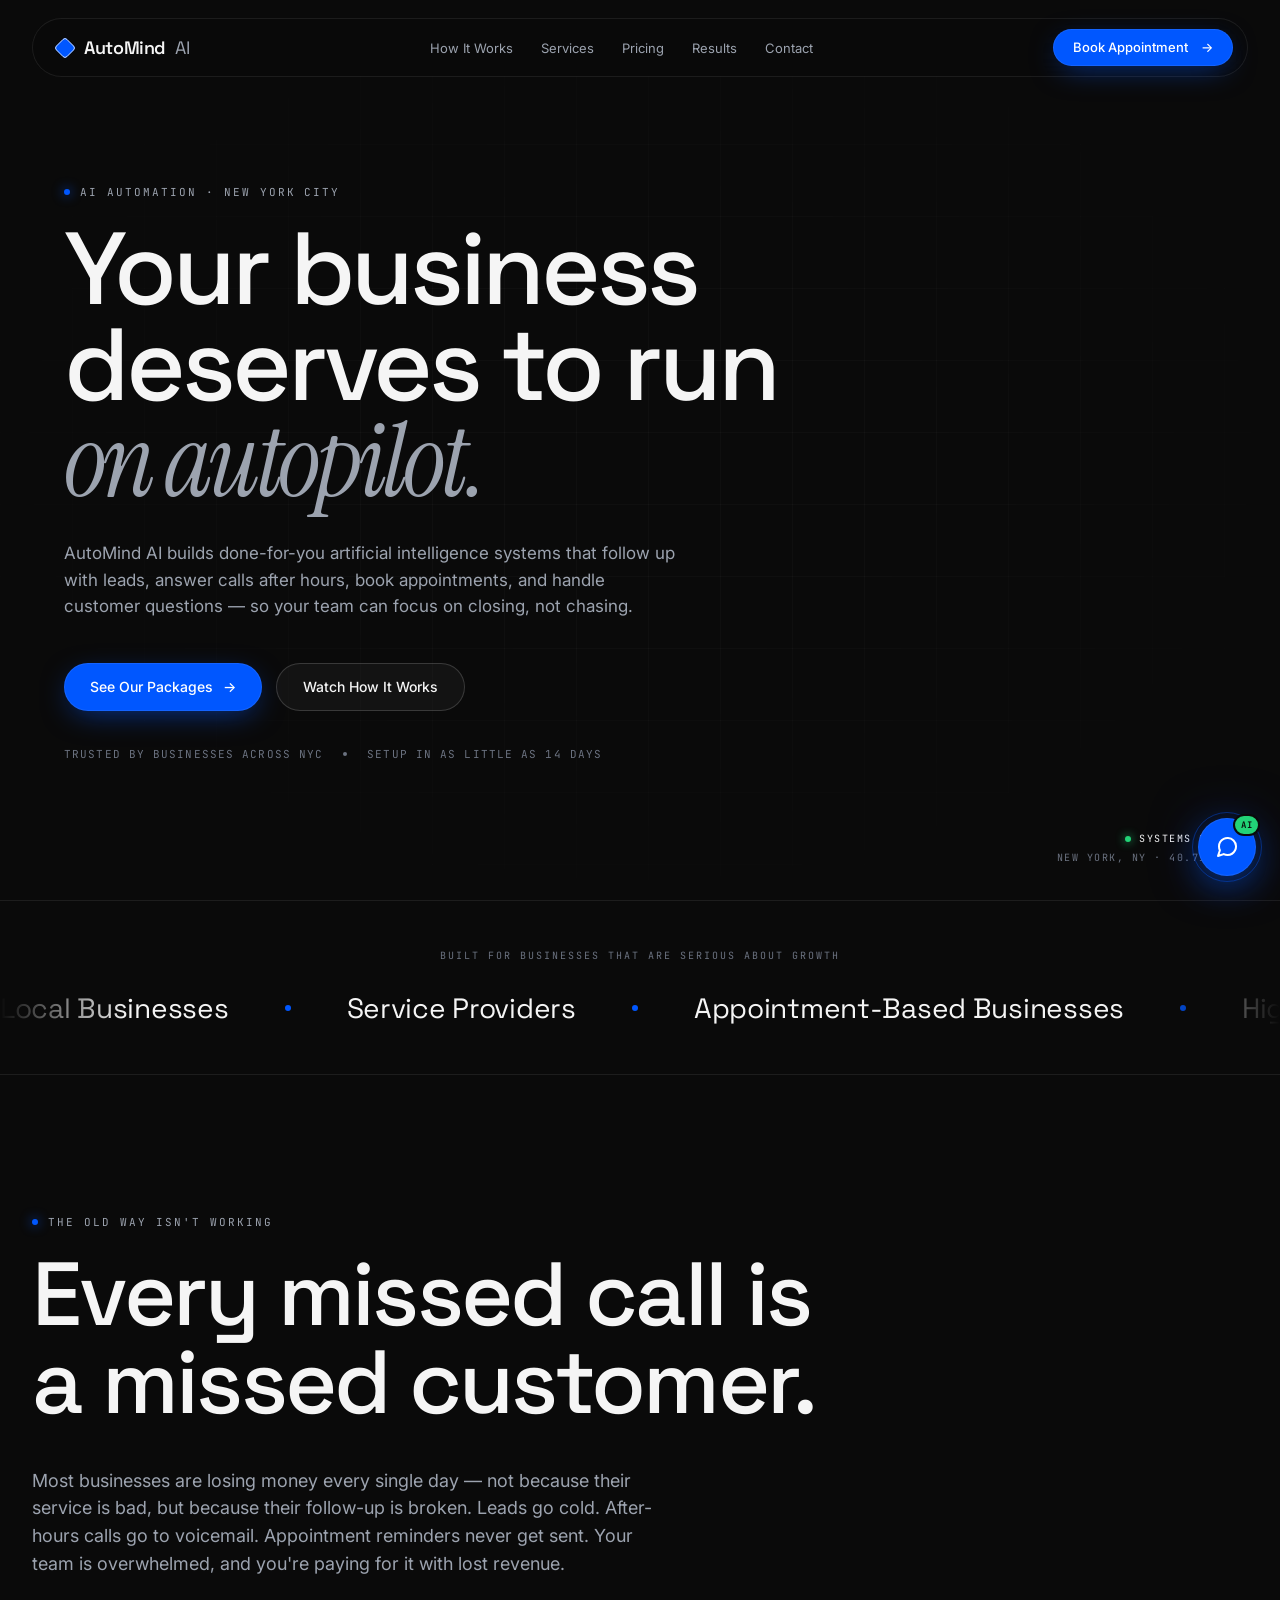
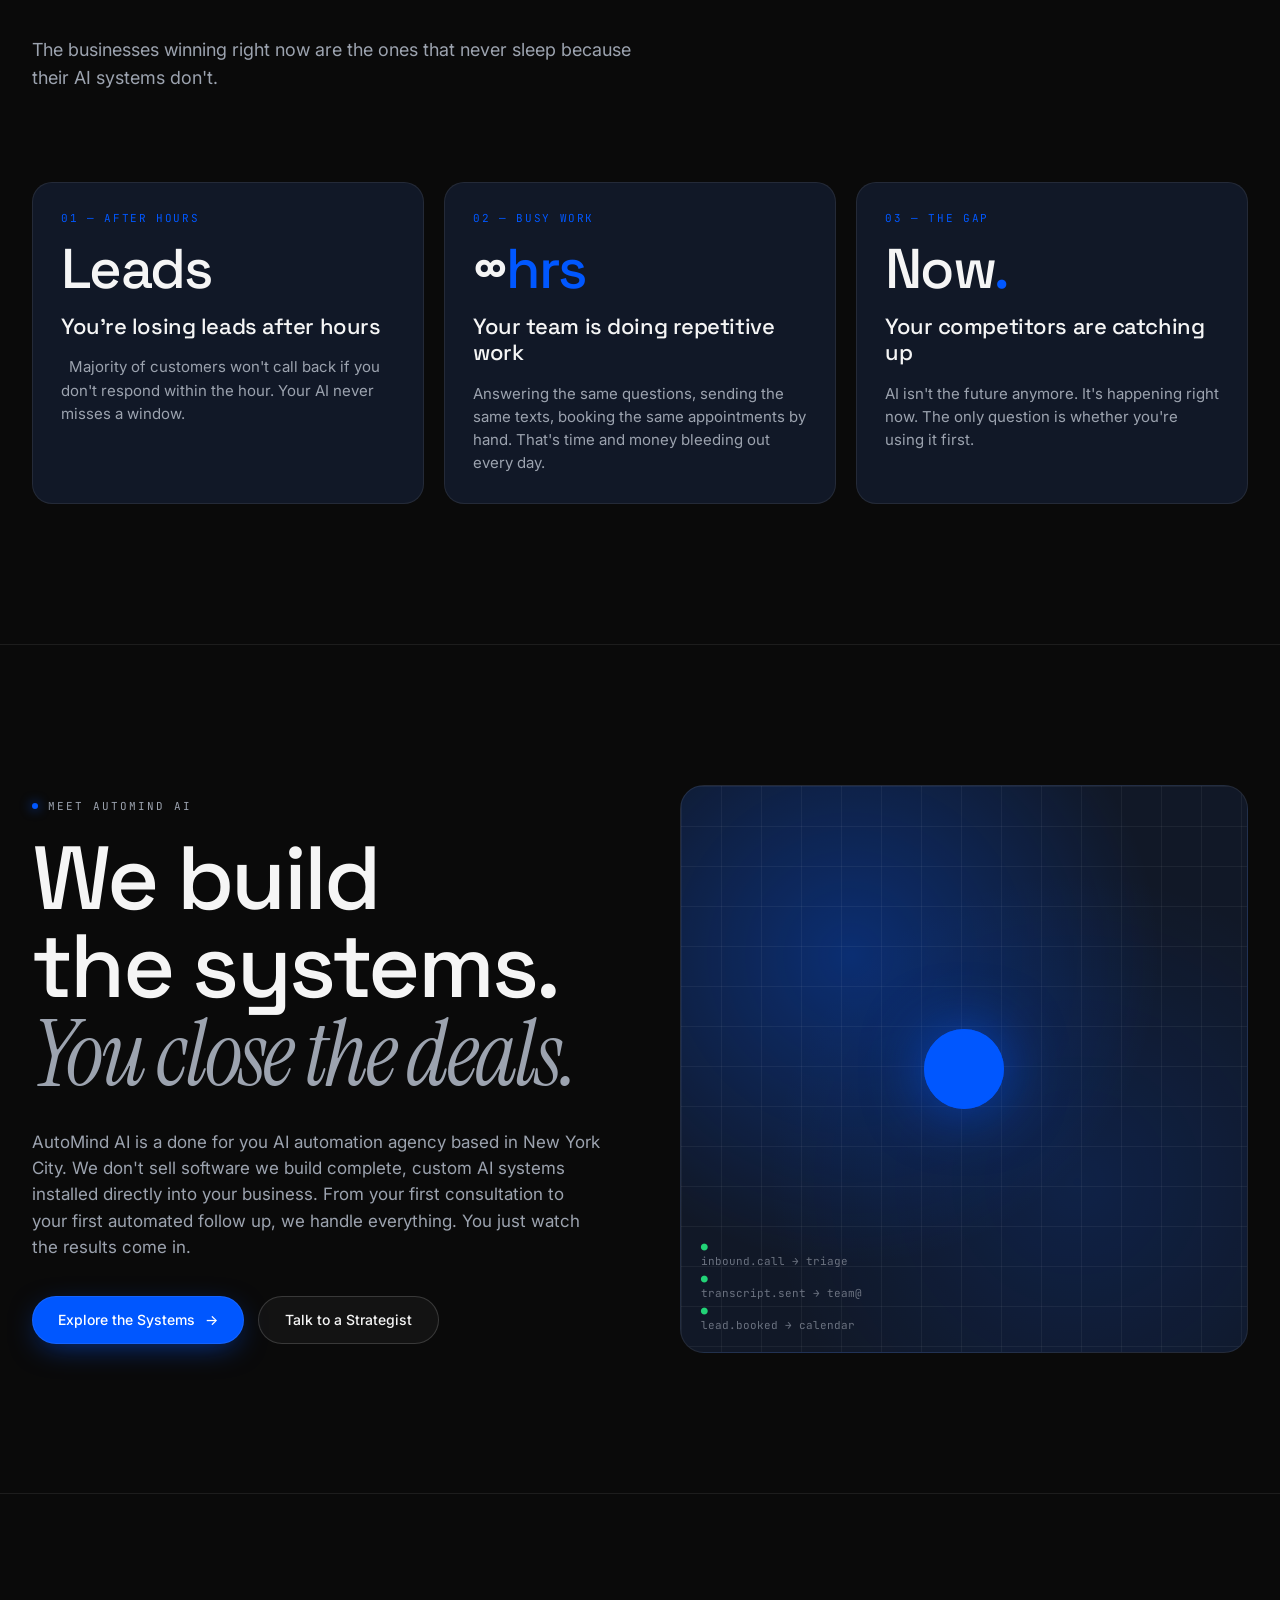
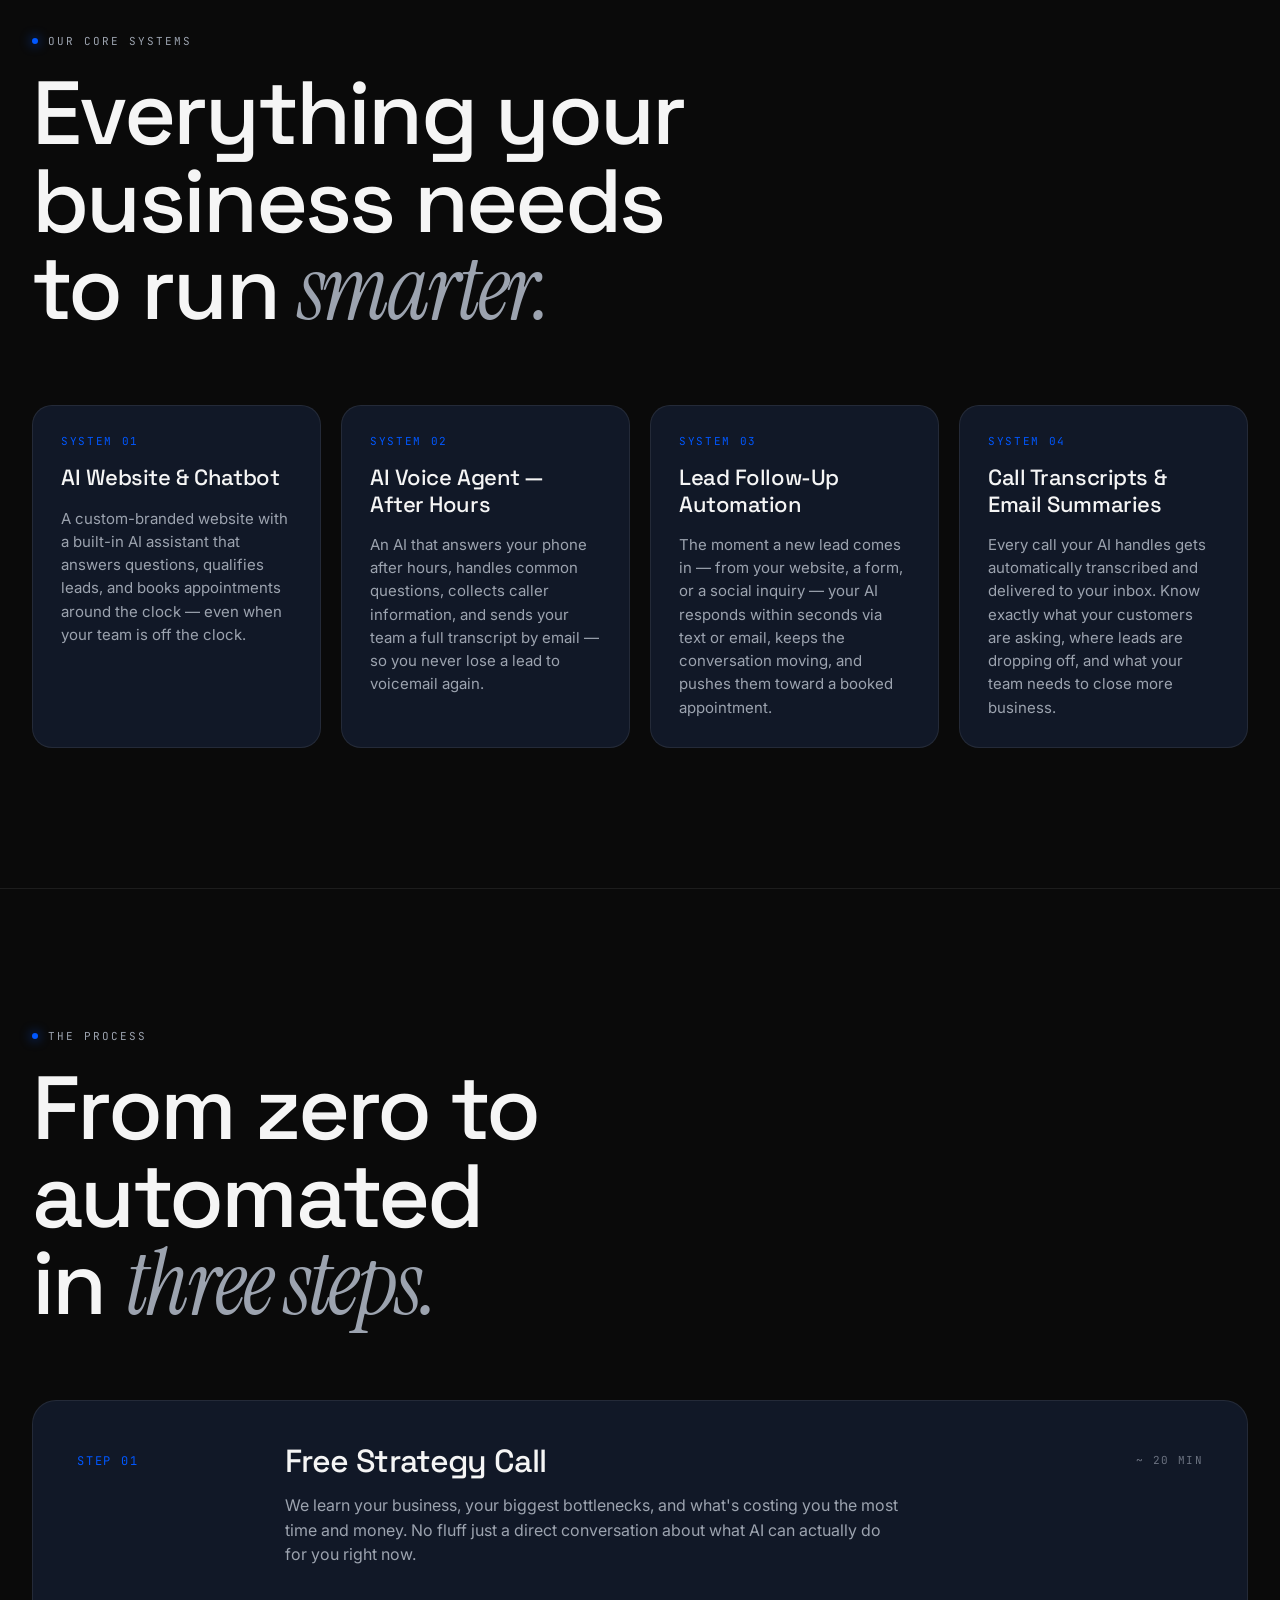
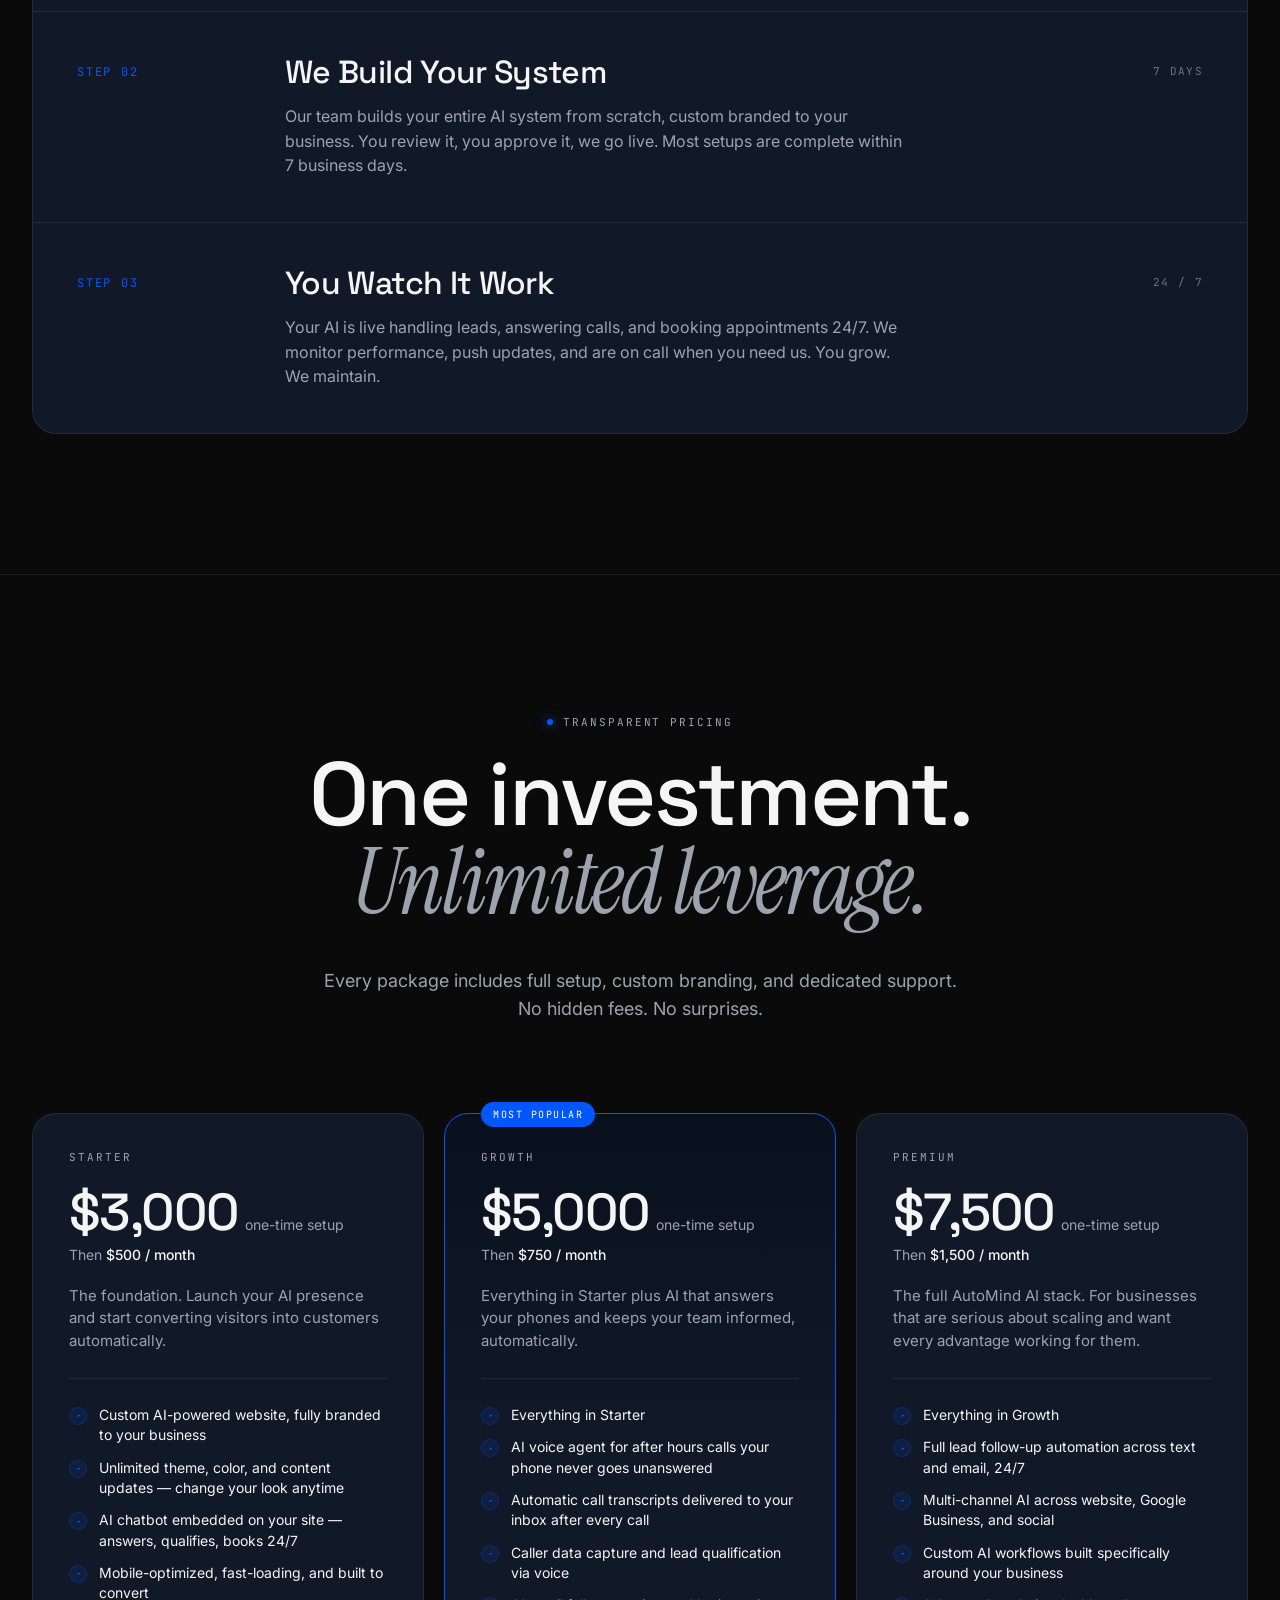
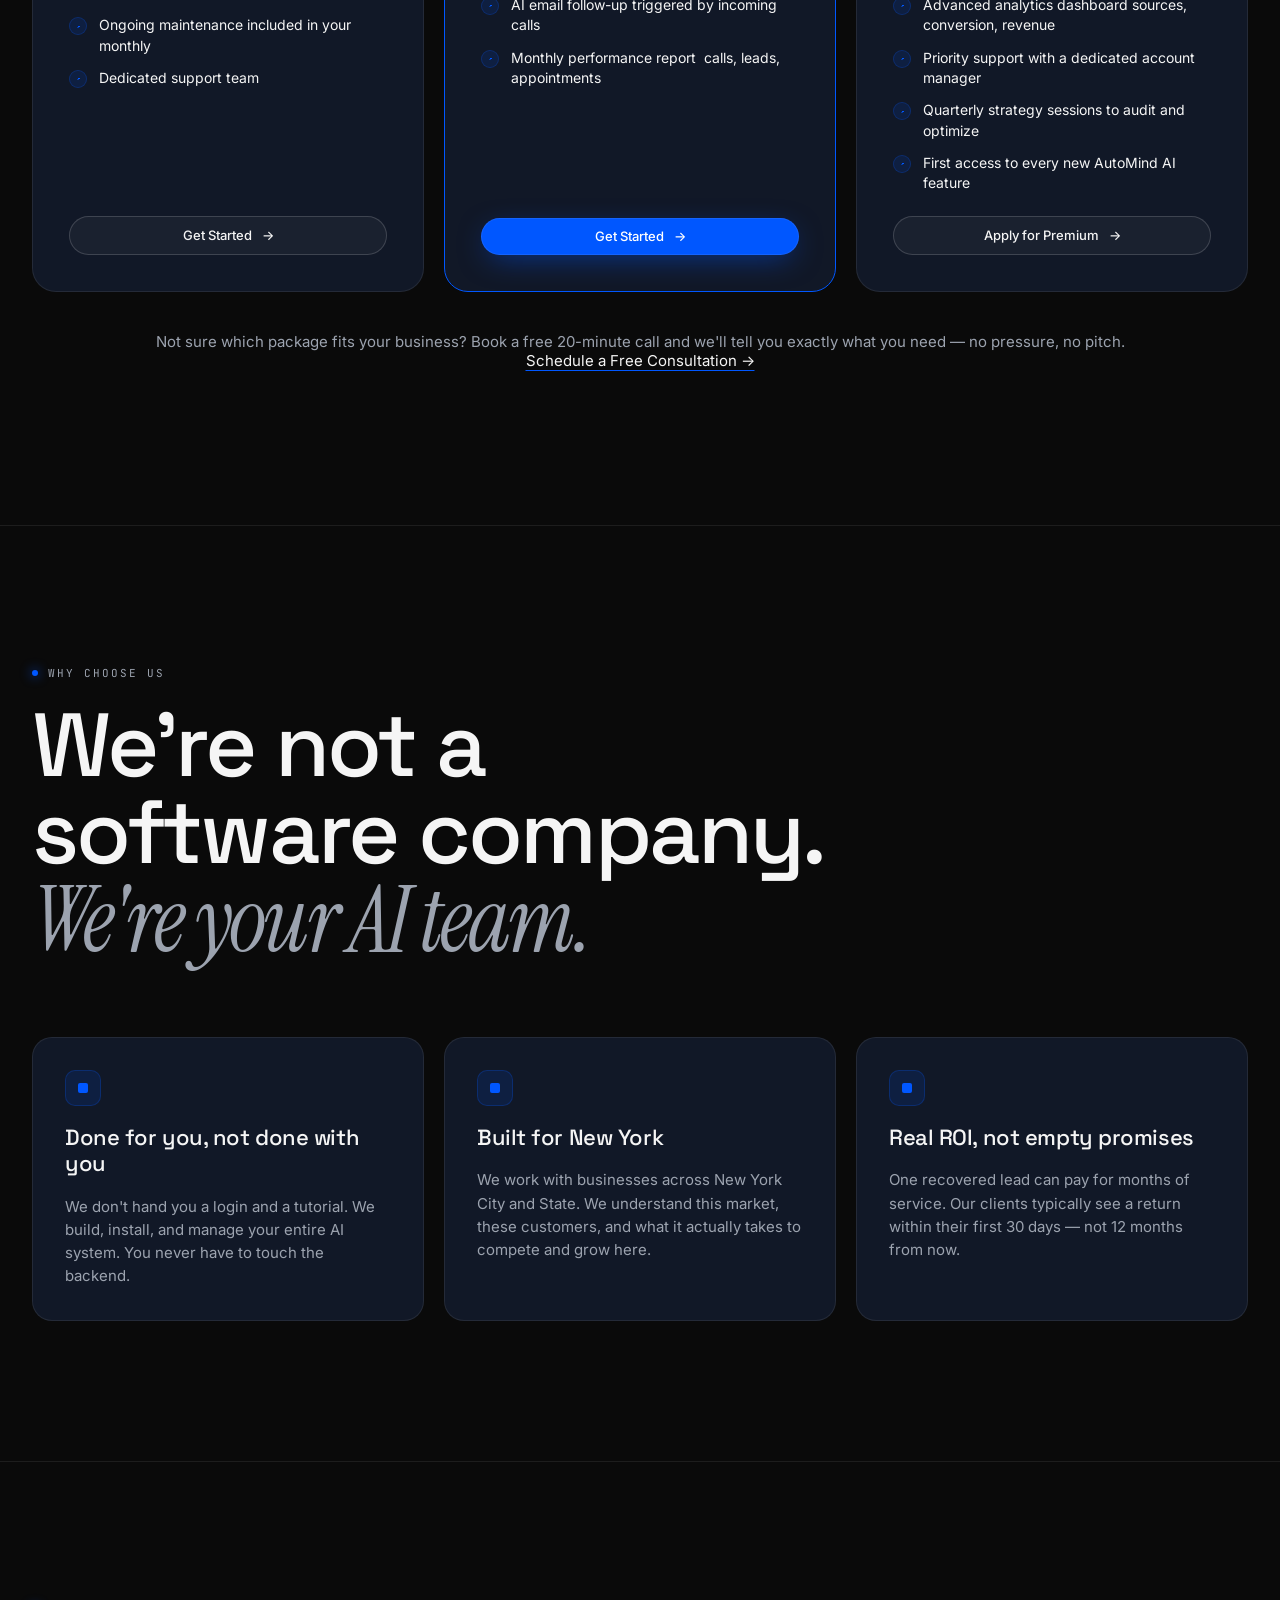
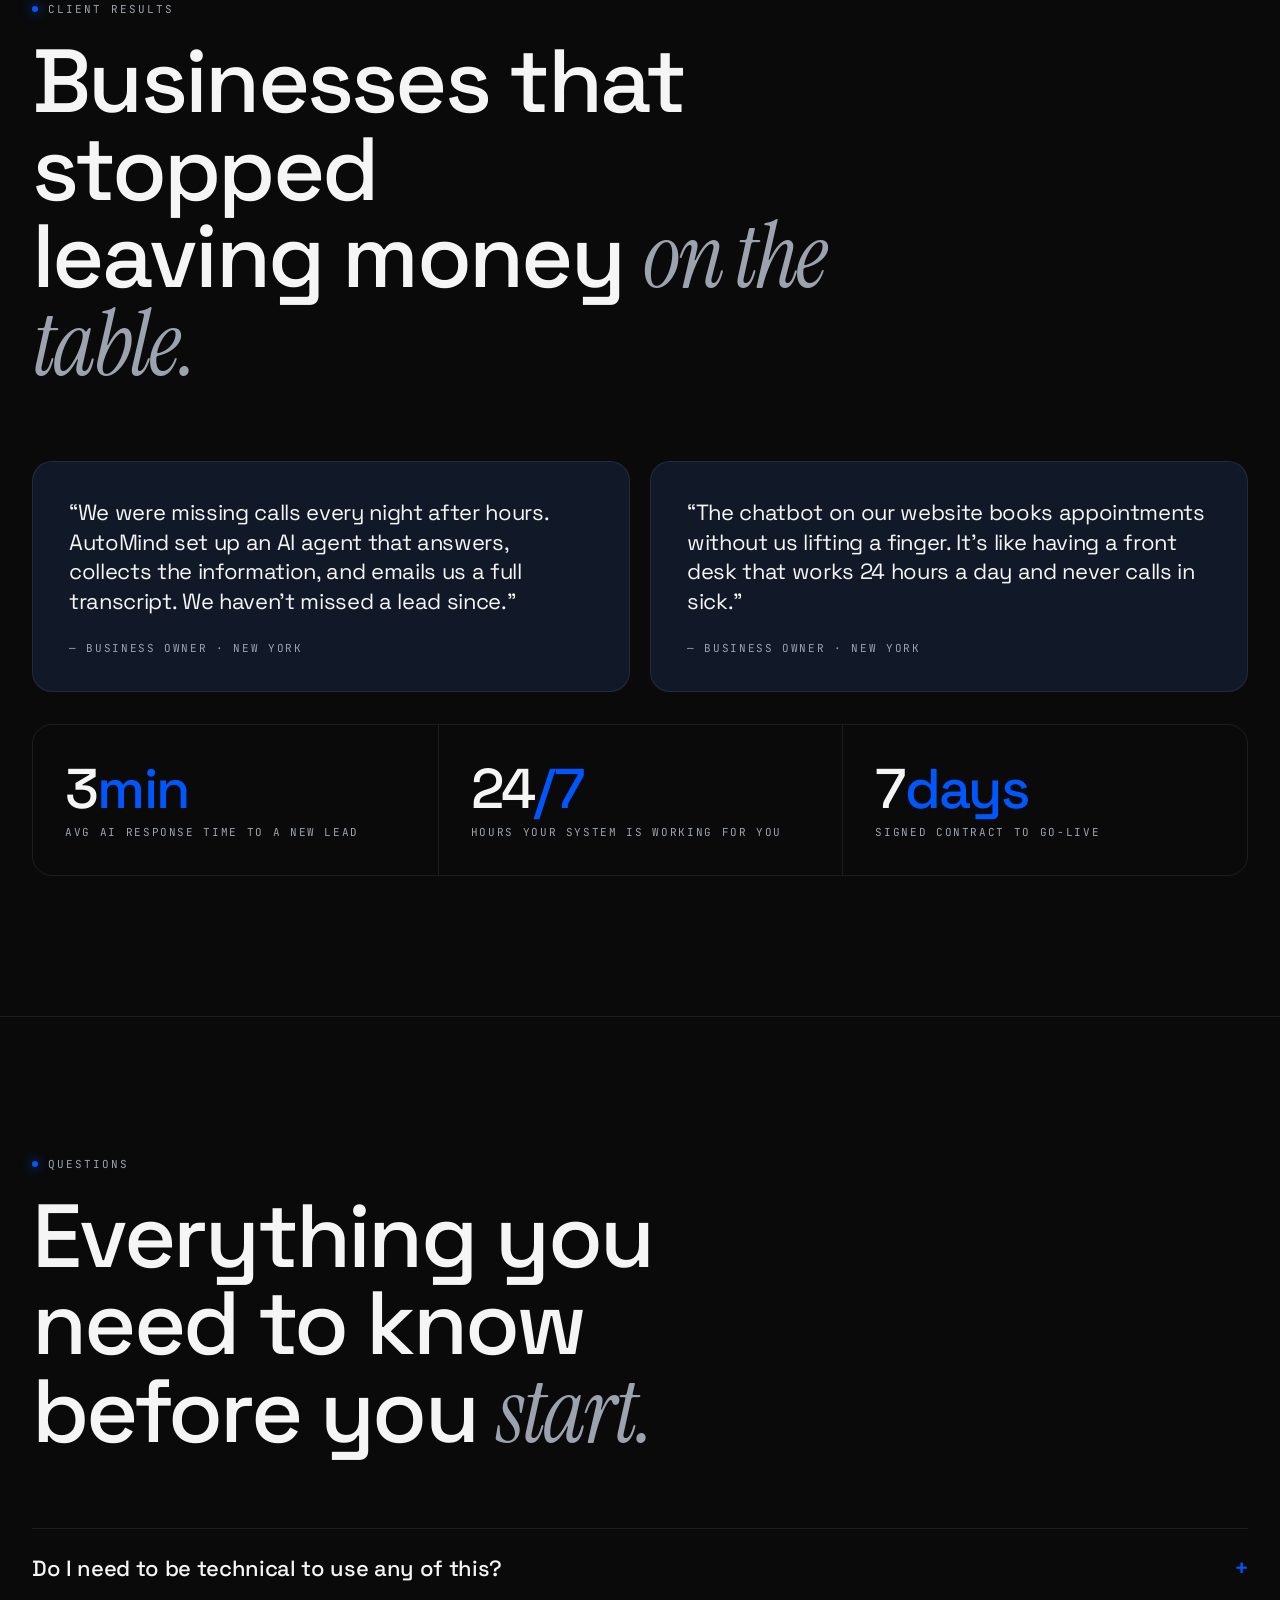
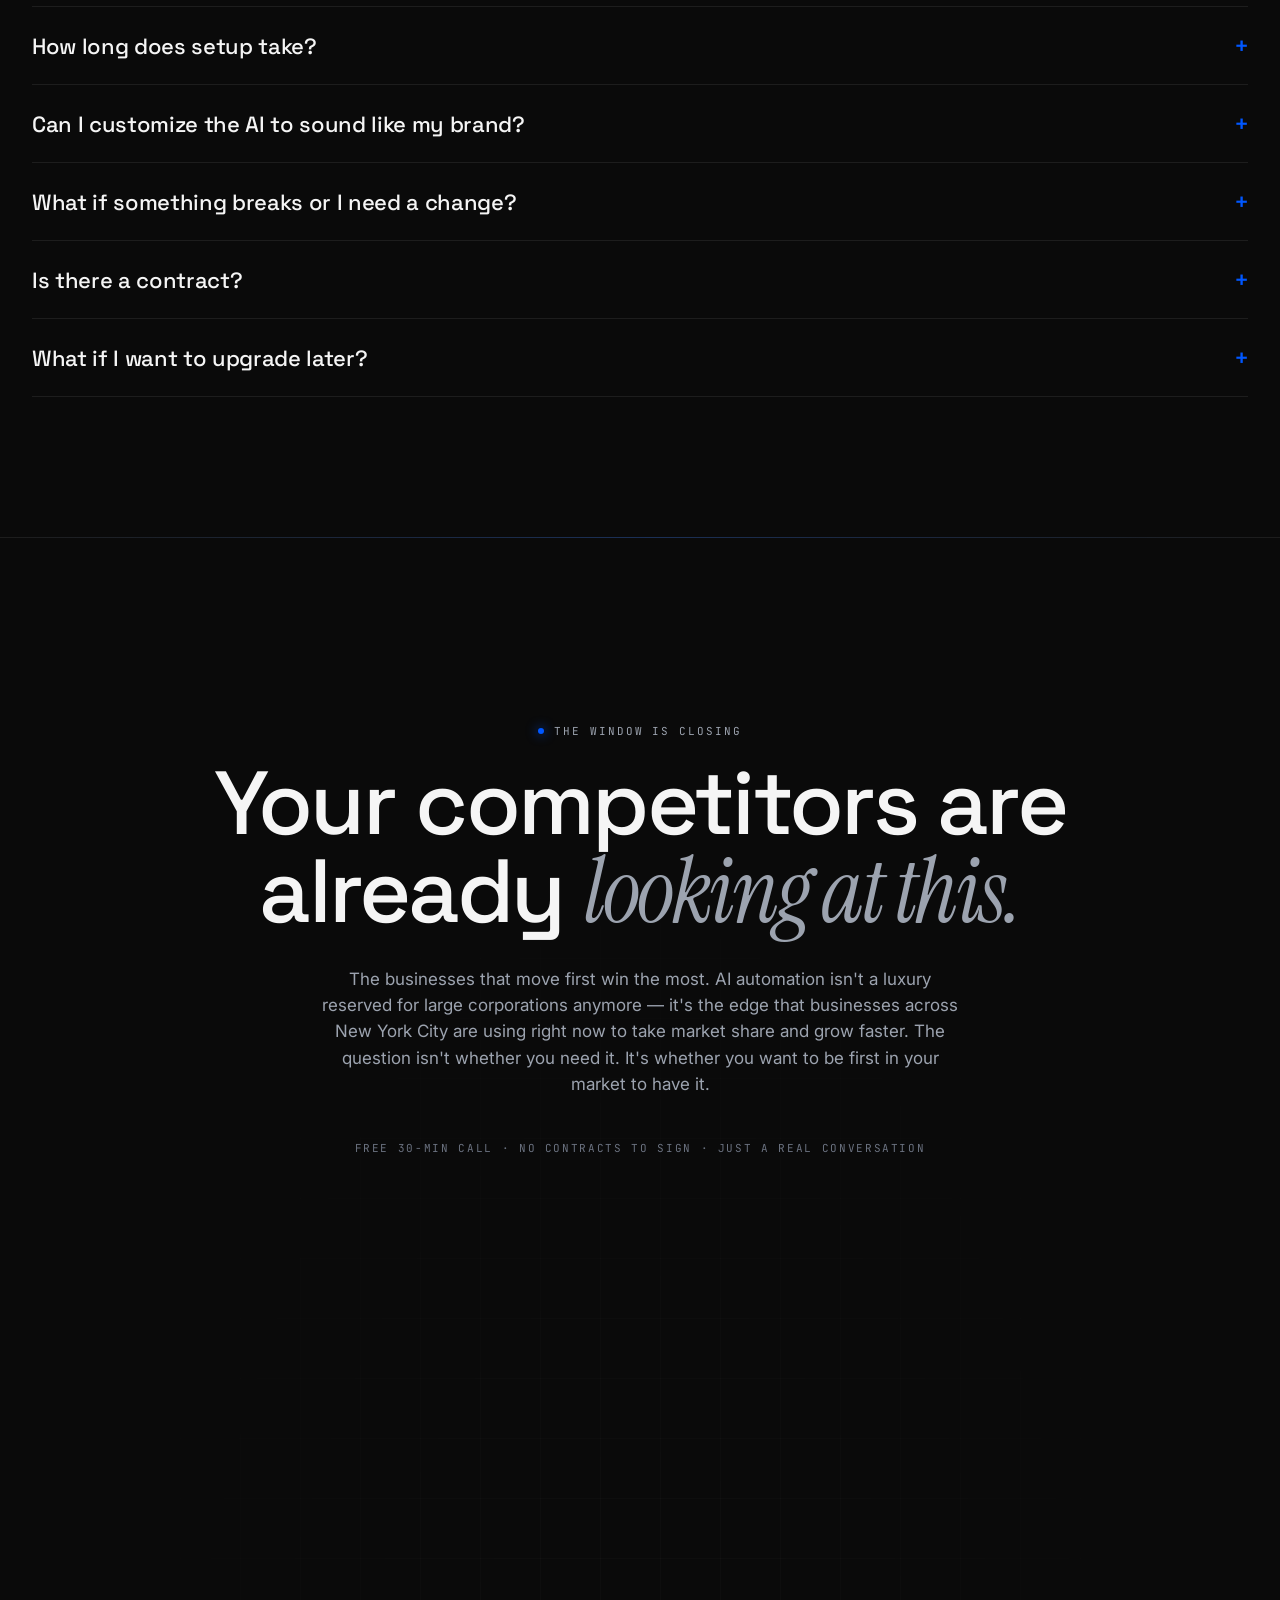
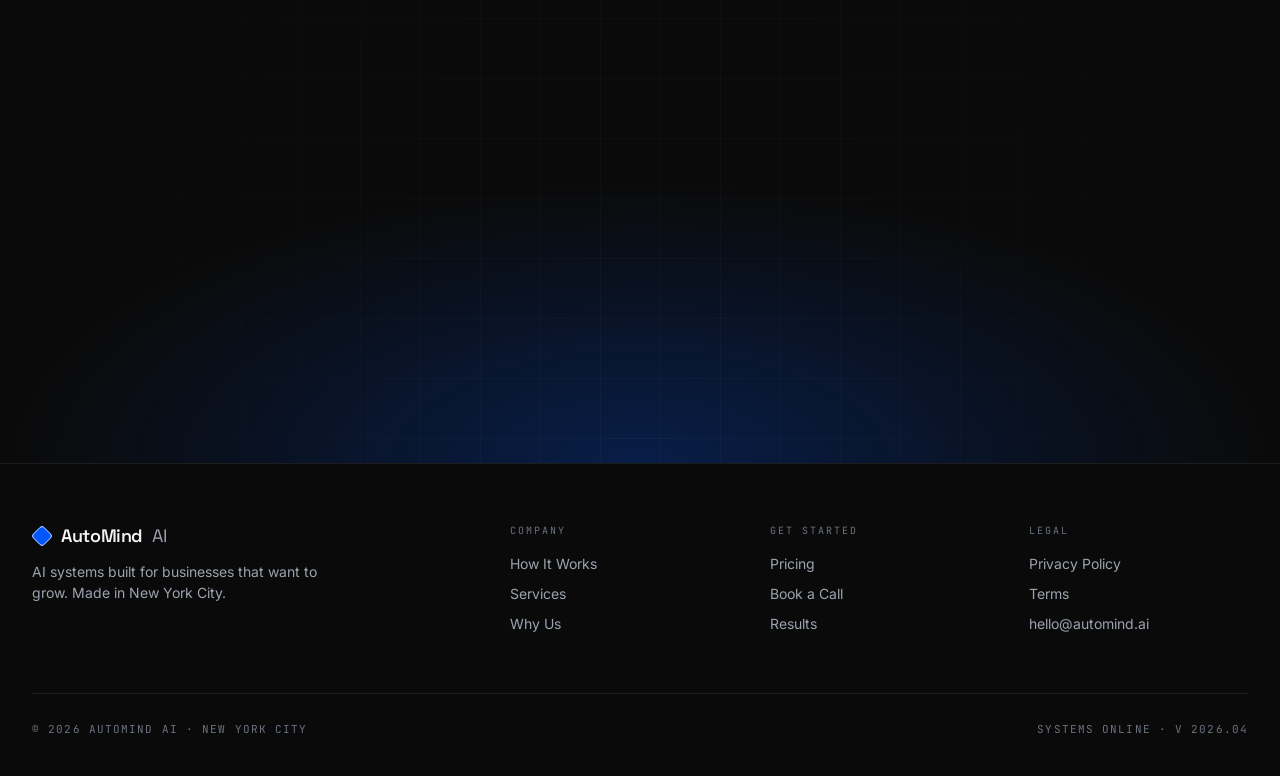
<file: index.html>
<!DOCTYPE html><html lang="en"><head>


<meta charset="utf-8">
<meta name="viewport" content="width=device-width,initial-scale=1">
<script>
  history.scrollRestoration = 'manual';
  if (location.hash) history.replaceState(null, '', location.pathname + location.search);
  window.scrollTo(0, 0);
  window.addEventListener('load', function () { window.scrollTo(0, 0); });
</script>
<title>AutoMind AI — AI systems for businesses that want to grow</title>
<meta name="description" content="AutoMind AI builds done-for-you artificial intelligence systems for New York City businesses — AI chat, voice agents, and lead follow-up automation.">
<link rel="preconnect" href="https://fonts.googleapis.com">
<link rel="preconnect" href="https://fonts.gstatic.com" crossorigin="">
<link href="https://fonts.googleapis.com/css2?family=Space+Grotesk:wght@400;500;600;700&amp;family=Inter:wght@400;500;600&amp;family=JetBrains+Mono:wght@400;500&amp;family=Instrument+Serif&amp;display=swap" rel="stylesheet">
<script src="https://assets.calendly.com/assets/external/widget.js" async></script>
<style>
/* AutoMind AI — shared styles */
html { scroll-behavior: smooth; }
body { overflow-anchor: none; cursor: default; }
* { user-select: none; }
input, textarea { user-select: text; }
a, button, [role="button"], .btn, nav a, .nav a { cursor: pointer; }
:root {
  --bg: #0A0A0A;
  --surface: #111827;
  --surface-2: #0E1420;
  --text: #F5F5F5;
  --text-muted: #9CA3AF;
  --text-dim: #6B7280;
  --accent: #0057FF;
  --accent-soft: rgba(0, 87, 255, 0.12);
  --accent-border: rgba(0, 87, 255, 0.24);
  --border: rgba(255, 255, 255, 0.08);
  --border-strong: rgba(255, 255, 255, 0.16);
  --border-blue: rgba(64, 120, 255, 0.22);
  --font-display: "Space Grotesk", "Inter", system-ui, sans-serif;
  --font-body: "Inter", system-ui, sans-serif;
  --font-mono: "JetBrains Mono", ui-monospace, monospace;
}
* { box-sizing: border-box; }
html, body { margin: 0; padding: 0; background: var(--bg); color: var(--text); font-family: var(--font-body); -webkit-font-smoothing: antialiased; }
body { overflow-x: hidden; }
a { color: inherit; text-decoration: none; }
button { font-family: inherit; cursor: pointer; border: none; background: none; color: inherit; }
.eyebrow { font-family: var(--font-mono); font-size: 11px; letter-spacing: 0.18em; text-transform: uppercase; color: var(--text-muted); display: inline-flex; align-items: center; gap: 10px; }
.eyebrow::before { content: ""; width: 6px; height: 6px; border-radius: 50%; background: var(--accent); box-shadow: 0 0 12px var(--accent); }
.h1, .h2, .h3 { font-family: var(--font-display); font-weight: 500; letter-spacing: -0.03em; line-height: 0.98; margin: 0; text-wrap: balance; }
.h1 { font-size: clamp(44px, 7vw, 104px); }
.h2 { font-size: clamp(36px, 5.2vw, 72px); }
.h3 { font-size: clamp(22px, 2.2vw, 30px); font-weight: 500; letter-spacing: -0.02em; line-height: 1.1; }
.dim { color: var(--text-muted); font-style: normal; }
.body-text { color: var(--text-muted); font-size: 17px; line-height: 1.55; max-width: 58ch; text-wrap: pretty; }
.container { max-width: 1280px; margin: 0 auto; padding: 0 32px; }
section { padding: 140px 0; border-top: 1px solid var(--border); position: relative; }
section:first-of-type { border-top: none; }
.nav { position: fixed; top: 0; left: 0; right: 0; z-index: 100; padding: 18px 32px; display: flex; justify-content: center; pointer-events: none; }
.nav-inner { pointer-events: auto; display: flex; align-items: center; justify-content: space-between; width: 100%; max-width: 1280px; padding: 10px 14px 10px 22px; background: rgba(10, 10, 10, 0.55); backdrop-filter: blur(18px) saturate(150%); -webkit-backdrop-filter: blur(18px) saturate(150%); border: 1px solid var(--border); border-radius: 999px; }
.logo { font-family: var(--font-display); font-weight: 600; font-size: 18px; letter-spacing: -0.02em; display: flex; align-items: center; gap: 9px; }
.logo-mark { width: 20px; height: 20px; position: relative; display: inline-block; }
.logo-mark::before, .logo-mark::after { content: ""; position: absolute; inset: 0; border-radius: 4px; }
.logo-mark::before { background: var(--accent); transform: rotate(45deg) scale(0.78); }
.logo-mark::after { border: 1.5px solid var(--text); border-radius: 4px; transform: rotate(45deg) scale(0.78); }
.nav-links { display: flex; gap: 28px; font-size: 13px; color: var(--text-muted); }
.nav-links a { transition: color 0.2s; }
.nav-links a:hover { color: var(--text); }
.btn { display: inline-flex; align-items: center; gap: 10px; padding: 12px 20px; border-radius: 999px; font-size: 13px; font-weight: 500; transition: all 0.22s ease; white-space: nowrap; line-height: 1; }
.btn-primary { background: var(--accent); color: #fff; box-shadow: 0 0 0 1px rgba(255,255,255,0.08) inset, 0 8px 30px -8px rgba(0, 87, 255, 0.6); }
.btn-primary:hover { transform: translateY(-1px); box-shadow: 0 0 0 1px rgba(255,255,255,0.12) inset, 0 14px 38px -10px rgba(0, 87, 255, 0.85); }
.btn-ghost { background: rgba(255,255,255,0.04); border: 1px solid var(--border-strong); color: var(--text); }
.btn-ghost:hover { background: rgba(255,255,255,0.08); border-color: rgba(255,255,255,0.28); }
.btn-lg { padding: 16px 26px; font-size: 14px; }
.arrow { display: inline-block; transition: transform 0.2s; }
.btn:hover .arrow { transform: translateX(3px); }
.hero { position: relative; min-height: 100vh; padding: 0; border-top: none; overflow: hidden; display: flex; align-items: center; }
.hero-video { position: absolute; inset: 0; width: 100%; height: 100%; object-fit: cover; z-index: 0; filter: brightness(0.55) contrast(1.05) saturate(0.9); }
.hero-overlay { position: absolute; inset: 0; z-index: 1; background: linear-gradient(90deg, rgba(10,10,10,0.92) 0%, rgba(10,10,10,0.55) 45%, rgba(10,10,10,0.15) 80%, rgba(10,10,10,0.6) 100%), linear-gradient(180deg, rgba(10,10,10,0.4) 0%, rgba(10,10,10,0) 30%, rgba(10,10,10,0) 70%, rgba(10,10,10,0.95) 100%); }
.hero-grid { position: absolute; inset: 0; z-index: 2; background-image: linear-gradient(rgba(255,255,255,0.025) 1px, transparent 1px), linear-gradient(90deg, rgba(255,255,255,0.025) 1px, transparent 1px); background-size: 72px 72px; mask-image: radial-gradient(ellipse at center, black 30%, transparent 80%); -webkit-mask-image: radial-gradient(ellipse at center, black 30%, transparent 80%); }
.hero-content { position: relative; z-index: 3; width: 100%; padding: 160px 32px 120px; }
.hero-inner { max-width: 980px; margin-left: max(32px, calc((100vw - 1280px)/2 + 32px)); }
.hero h1 { font-family: var(--font-display); font-weight: 500; font-size: clamp(52px, 8vw, 120px); line-height: 0.94; letter-spacing: -0.04em; margin: 22px 0 0; max-width: 15ch; text-wrap: balance; }
.hero h1 em { font-style: italic; font-family: "Instrument Serif", "Space Grotesk", serif; font-weight: 400; color: var(--text-muted); }
.hero-sub { margin: 30px 0 0; max-width: 56ch; color: var(--text-muted); font-size: 17px; line-height: 1.55; }
.hero-ctas { margin-top: 44px; display: flex; gap: 14px; flex-wrap: wrap; }
.hero-trust { margin-top: 36px; display: flex; gap: 20px; align-items: center; font-family: var(--font-mono); font-size: 11px; color: var(--text-dim); letter-spacing: 0.1em; text-transform: uppercase; flex-wrap: wrap; }
.hero-trust .dot { width: 4px; height: 4px; border-radius: 50%; background: var(--text-dim); }
.hero-meta { position: absolute; z-index: 3; bottom: 36px; right: 36px; display: flex; flex-direction: column; align-items: flex-end; gap: 6px; font-family: var(--font-mono); font-size: 10px; letter-spacing: 0.15em; text-transform: uppercase; color: var(--text-dim); }
.hero-meta .live { display: flex; align-items: center; gap: 8px; color: var(--text); }
.hero-meta .live::before { content: ""; width: 6px; height: 6px; border-radius: 50%; background: #22d377; box-shadow: 0 0 10px #22d377; animation: pulse 1.8s ease-in-out infinite; }
@keyframes pulse { 0%, 100% { opacity: 1; } 50% { opacity: 0.3; } }
.hero-corner { position: absolute; z-index: 3; bottom: 36px; left: 36px; font-family: var(--font-mono); font-size: 10px; letter-spacing: 0.15em; text-transform: uppercase; color: var(--text-dim); display: flex; gap: 14px; }
.trust-bar { padding: 48px 0; border-top: 1px solid var(--border); border-bottom: 1px solid var(--border); overflow: hidden; }
.trust-bar .label { font-family: var(--font-mono); font-size: 10px; letter-spacing: 0.2em; text-transform: uppercase; color: var(--text-dim); text-align: center; margin-bottom: 28px; }
.marquee { display: flex; overflow: hidden; mask-image: linear-gradient(90deg, transparent, black 10%, black 90%, transparent); }
.marquee-track { display: flex; gap: 56px; animation: marquee 38s linear infinite; flex-shrink: 0; padding-right: 56px; }
.marquee-track span { font-family: var(--font-display); font-size: 28px; font-weight: 400; letter-spacing: -0.01em; color: var(--text); white-space: nowrap; display: flex; align-items: center; gap: 56px; }
.marquee-track span::after { content: ""; width: 6px; height: 6px; border-radius: 50%; background: var(--accent); }
@keyframes marquee { to { transform: translateX(-100%); } }
.section-head { display: flex; flex-direction: column; gap: 22px; margin-bottom: 72px; max-width: 860px; }
.section-head.center { margin-left: auto; margin-right: auto; align-items: center; text-align: center; }
.section-head .body-text { font-size: 18px; }
.cards { display: grid; gap: 20px; }
.cards-3 { grid-template-columns: repeat(3, 1fr); }
.cards-2 { grid-template-columns: repeat(2, 1fr); }
.cards-4 { grid-template-columns: repeat(2, 1fr); }
@media (min-width: 980px) { .cards-4 { grid-template-columns: repeat(4, 1fr); } }
@media (max-width: 860px) { .cards-3, .cards-2, .cards-4 { grid-template-columns: 1fr; } .hero-inner { margin-left: 20px !important; } .nav-links { display: none; } section { padding: 90px 0; } }
.card { background: var(--surface); border: 1px solid var(--border); border-radius: 20px; padding: 28px; display: flex; flex-direction: column; gap: 16px; transition: border-color 0.25s, transform 0.25s, background 0.25s; min-height: 240px; position: relative; overflow: hidden; }
.card:hover { border-color: var(--border-blue); background: #131c2e; transform: translateY(-2px); }
.card .num { font-family: var(--font-mono); font-size: 11px; letter-spacing: 0.15em; text-transform: uppercase; color: var(--accent); }
.card h3 { font-family: var(--font-display); font-weight: 500; font-size: 22px; line-height: 1.2; letter-spacing: -0.02em; margin: 0; }
.card p { color: var(--text-muted); font-size: 15px; line-height: 1.55; margin: 0; }
.problem-stat { font-family: var(--font-display); font-weight: 500; font-size: 56px; letter-spacing: -0.03em; line-height: 1; color: var(--text); }
.problem-stat .suffix { color: var(--accent); }
.steps { display: grid; gap: 0; border: 1px solid var(--border); border-radius: 24px; overflow: hidden; background: var(--surface); }
.step { display: grid; grid-template-columns: 160px 1fr auto; gap: 48px; padding: 44px 44px; border-top: 1px solid var(--border); align-items: start; }
.step:first-child { border-top: none; }
.step-num { font-family: var(--font-mono); font-size: 12px; letter-spacing: 0.15em; text-transform: uppercase; color: var(--accent); padding-top: 8px; }
.step h3 { font-family: var(--font-display); font-size: 32px; font-weight: 500; letter-spacing: -0.02em; line-height: 1.05; margin: 0 0 14px; }
.step p { color: var(--text-muted); font-size: 16px; line-height: 1.55; margin: 0; max-width: 62ch; }
.step-time { font-family: var(--font-mono); font-size: 11px; letter-spacing: 0.12em; color: var(--text-dim); text-transform: uppercase; padding-top: 8px; white-space: nowrap; }
@media (max-width: 860px) { .step { grid-template-columns: 1fr; gap: 16px; padding: 32px 24px; } }
.pricing { display: grid; grid-template-columns: repeat(3, 1fr); gap: 20px; }
@media (max-width: 980px) { .pricing { grid-template-columns: 1fr; } }
.price-card { background: var(--surface); border: 1px solid var(--border); border-radius: 24px; padding: 36px; display: flex; flex-direction: column; gap: 22px; position: relative; }
.price-card.featured { border-color: var(--accent); background: linear-gradient(180deg, rgba(0,87,255,0.08), var(--surface) 40%); }
.price-card .tag { position: absolute; top: -12px; left: 36px; background: var(--accent); color: #fff; font-family: var(--font-mono); font-size: 10px; letter-spacing: 0.15em; text-transform: uppercase; padding: 6px 12px; border-radius: 999px; }
.price-card .name { font-family: var(--font-mono); font-size: 11px; letter-spacing: 0.18em; text-transform: uppercase; color: var(--text-muted); }
.price-card .setup { font-family: var(--font-display); font-weight: 500; font-size: 52px; letter-spacing: -0.03em; line-height: 1; color: var(--text); }
.price-card .setup span { font-size: 14px; color: var(--text-muted); font-weight: 400; letter-spacing: 0; margin-left: 6px; font-family: var(--font-body); }
.price-card .monthly { font-family: var(--font-body); font-size: 14px; color: var(--text-muted); }
.price-card .monthly strong { color: var(--text); font-weight: 500; }
.price-card .tagline { font-size: 15px; line-height: 1.5; color: var(--text-muted); }
.price-card ul { list-style: none; padding: 0; margin: 0; display: flex; flex-direction: column; gap: 12px; }
.price-card li { display: flex; gap: 12px; font-size: 14px; line-height: 1.45; color: var(--text); }
.price-card li::before { content: ""; flex-shrink: 0; width: 16px; height: 16px; border-radius: 50%; background: var(--accent-soft); border: 1px solid var(--accent-border); background-image: linear-gradient(135deg, transparent 40%, var(--accent) 40% 60%, transparent 60%); background-size: 9px 1.5px; background-repeat: no-repeat; background-position: center; margin-top: 2px; position: relative; }
.price-card .divider { height: 1px; background: var(--border); margin: 4px 0; }
.price-card .btn { justify-content: center; margin-top: auto; }
.pricing-foot { text-align: center; margin-top: 40px; color: var(--text-muted); font-size: 15px; }
.pricing-foot a { color: var(--text); text-decoration: underline; text-underline-offset: 4px; text-decoration-color: var(--accent); }
.stats { display: grid; grid-template-columns: repeat(3, 1fr); gap: 0; border: 1px solid var(--border); border-radius: 20px; overflow: hidden; }
.stat { padding: 36px 32px; border-left: 1px solid var(--border); display: flex; flex-direction: column; gap: 8px; }
.stat:first-child { border-left: none; }
.stat .val { font-family: var(--font-display); font-weight: 500; font-size: 56px; letter-spacing: -0.03em; line-height: 1; }
.stat .val span { color: var(--accent); }
.stat .lbl { font-family: var(--font-mono); font-size: 11px; letter-spacing: 0.15em; text-transform: uppercase; color: var(--text-muted); }
@media (max-width: 860px) { .stats { grid-template-columns: 1fr; } .stat { border-left: none; border-top: 1px solid var(--border); } .stat:first-child { border-top: none; } }
.quotes { display: grid; grid-template-columns: 1fr 1fr; gap: 20px; }
@media (max-width: 860px) { .quotes { grid-template-columns: 1fr; } }
.quote { background: var(--surface); border: 1px solid var(--border); border-radius: 20px; padding: 36px; display: flex; flex-direction: column; gap: 24px; }
.quote q { font-family: var(--font-display); font-size: 22px; font-weight: 400; line-height: 1.35; letter-spacing: -0.015em; quotes: "\201C" "\201D"; color: var(--text); }
.quote cite { font-style: normal; font-family: var(--font-mono); font-size: 11px; letter-spacing: 0.15em; text-transform: uppercase; color: var(--text-muted); margin-top: auto; }
.faq { display: flex; flex-direction: column; border-top: 1px solid var(--border); }
.faq details { border-bottom: 1px solid var(--border); padding: 24px 0; }
.faq summary { cursor: pointer; list-style: none; display: flex; justify-content: space-between; align-items: center; font-family: var(--font-display); font-size: 22px; font-weight: 500; letter-spacing: -0.015em; gap: 32px; }
.faq summary::-webkit-details-marker { display: none; }
.faq summary::after { content: "+"; font-family: var(--font-mono); color: var(--accent); font-size: 22px; transition: transform 0.2s; }
.faq details[open] summary::after { content: "\2013"; }
.faq p { color: var(--text-muted); font-size: 16px; line-height: 1.6; margin: 18px 0 0; max-width: 80ch; }
.final-cta { padding: 180px 0; position: relative; background: radial-gradient(ellipse 900px 400px at 50% 100%, rgba(0,87,255,0.25), transparent 70%), var(--bg); overflow: hidden; }
.final-cta::before { content: ""; position: absolute; inset: 0; pointer-events: none; background-image: linear-gradient(rgba(255,255,255,0.03) 1px, transparent 1px), linear-gradient(90deg, rgba(255,255,255,0.03) 1px, transparent 1px); background-size: 60px 60px; mask-image: radial-gradient(ellipse at center bottom, black, transparent 65%); -webkit-mask-image: radial-gradient(ellipse at center bottom, black, transparent 65%); }
.final-cta .container { position: relative; z-index: 1; text-align: center; }
.final-cta h2 { text-align: center; margin: 22px auto 0; max-width: 18ch; }
.final-cta .body-text { margin: 30px auto 44px; text-align: center; }
.final-cta .btn-foot { display: block; margin-top: 26px; font-family: var(--font-mono); font-size: 11px; letter-spacing: 0.15em; text-transform: uppercase; color: var(--text-dim); }
.why-card { background: var(--surface); border: 1px solid var(--border); border-radius: 20px; padding: 32px; display: flex; flex-direction: column; gap: 18px; min-height: 260px; }
.why-card .icon { width: 36px; height: 36px; border-radius: 10px; background: var(--accent-soft); border: 1px solid var(--accent-border); position: relative; display: flex; align-items: center; justify-content: center; }
.why-card .icon::before { content: ""; width: 10px; height: 10px; background: var(--accent); border-radius: 2px; }
.why-card h3 { font-family: var(--font-display); font-size: 22px; font-weight: 500; letter-spacing: -0.02em; margin: 0; line-height: 1.2; }
.why-card p { color: var(--text-muted); font-size: 15px; line-height: 1.55; margin: 0; }
.solution { display: grid; grid-template-columns: 1fr 1fr; gap: 80px; align-items: center; }
@media (max-width: 980px) { .solution { grid-template-columns: 1fr; gap: 40px; } }
.solution-visual { aspect-ratio: 1/1; border: 1px solid var(--border); border-radius: 24px; background: radial-gradient(circle at 30% 30%, rgba(0,87,255,0.35), transparent 55%), radial-gradient(circle at 70% 70%, rgba(0,87,255,0.15), transparent 55%), var(--surface); position: relative; overflow: hidden; }
.solution-visual::before { content: ""; position: absolute; inset: 0; background-image: linear-gradient(rgba(255,255,255,0.05) 1px, transparent 1px), linear-gradient(90deg, rgba(255,255,255,0.05) 1px, transparent 1px); background-size: 40px 40px; }
.solution-visual .pulse { position: absolute; top: 50%; left: 50%; width: 80px; height: 80px; border-radius: 50%; background: var(--accent); transform: translate(-50%, -50%); box-shadow: 0 0 60px rgba(0,87,255,0.6); }
.solution-visual .ring { position: absolute; top: 50%; left: 50%; border-radius: 50%; border: 1px solid rgba(0,87,255,0.3); transform: translate(-50%, -50%); animation: ringPulse 3.5s ease-out infinite; }
.solution-visual .ring:nth-child(2) { animation-delay: 0.8s; }
.solution-visual .ring:nth-child(3) { animation-delay: 1.6s; }
@keyframes ringPulse { 0% { width: 80px; height: 80px; opacity: 0.9; } 100% { width: 90%; height: 90%; opacity: 0; } }
.solution-visual .code { position: absolute; bottom: 20px; left: 20px; right: 20px; font-family: var(--font-mono); font-size: 11px; color: var(--text-dim); display: flex; flex-direction: column; gap: 4px; }
.solution-visual .code span { display: block; }
.solution-visual .code .green { color: #22d377; }
footer { border-top: 1px solid var(--border); padding: 60px 0 40px; }
.footer-grid { display: grid; grid-template-columns: 2fr 1fr 1fr 1fr; gap: 40px; margin-bottom: 60px; }
@media (max-width: 860px) { .footer-grid { grid-template-columns: 1fr 1fr; } }
.footer-brand { max-width: 320px; }
.footer-brand p { color: var(--text-muted); font-size: 14px; line-height: 1.5; margin: 14px 0 0; }
.footer-col h4 { font-family: var(--font-mono); font-size: 10px; letter-spacing: 0.2em; text-transform: uppercase; color: var(--text-dim); margin: 0 0 16px; font-weight: 400; }
.footer-col ul { list-style: none; padding: 0; margin: 0; display: flex; flex-direction: column; gap: 10px; }
.footer-col a { font-size: 14px; color: var(--text-muted); transition: color 0.2s; }
.footer-col a:hover { color: var(--text); }
.footer-bottom { display: flex; justify-content: space-between; align-items: center; padding-top: 28px; border-top: 1px solid var(--border); font-family: var(--font-mono); font-size: 11px; letter-spacing: 0.1em; text-transform: uppercase; color: var(--text-dim); }
@media (max-width: 860px) { .footer-bottom { flex-direction: column; gap: 16px; } }
.fade-in { opacity: 0; transform: translateY(18px); animation: fadeRise 0.8s cubic-bezier(0.2, 0.7, 0.2, 1) forwards; }
.fade-in.d1 { animation-delay: 0.12s; }
.fade-in.d2 { animation-delay: 0.24s; }
.fade-in.d3 { animation-delay: 0.36s; }
.fade-in.d4 { animation-delay: 0.48s; }
.fade-in.d5 { animation-delay: 0.6s; }
@keyframes fadeRise { to { opacity: 1; transform: translateY(0); } }
</style>
</head>
<body>

<!-- NAV -->
<nav class="nav">
  <div class="nav-inner">
    <a href="#" class="logo"><span class="logo-mark"></span>AutoMind <span style="color:var(--text-muted);font-weight:400;">AI</span></a>
    <div class="nav-links">
      <a href="#process">How It Works</a>
      <a href="#services">Services</a>
      <a href="#pricing">Pricing</a>
      <a href="#results">Results</a>
      <a href="#contact">Contact</a>
    </div>
    <a href="#contact" class="btn btn-primary">Book Appointment&nbsp;<span class="arrow">→</span></a>
  </div>
</nav>

<!-- HERO -->
<header class="hero">
  <video class="hero-video" autoplay="" loop="" muted="" playsinline="" poster="">
    <source src="https://d8j0ntlcm91z4.cloudfront.net/user_38xzZboKViGWJOttwIXH07lWA1P/hf_20260314_131748_f2ca2a28-fed7-44c8-b9a9-bd9acdd5ec31.mp4" type="video/mp4">
  </video>
  <div class="hero-overlay"></div>
  <div class="hero-grid"></div>

  <div class="hero-content" data-cc-id="cc-6">
    <div class="hero-inner">
      <div class="eyebrow fade-in">AI Automation · New York City</div>
      <h1 class="fade-in d1">Your business<br>deserves to run<br><em>on autopilot.</em></h1>
      <p class="hero-sub fade-in d2">AutoMind AI builds done-for-you artificial intelligence systems that follow up with leads, answer calls after hours, book appointments, and handle customer questions — so your team can focus on closing, not chasing.</p>
      <div class="hero-ctas fade-in d3">
        <a href="#pricing" class="btn btn-primary btn-lg">See Our Packages <span class="arrow">→</span></a>
        <a href="#process" class="btn btn-ghost btn-lg">Watch How It Works</a>
      </div>
      <div class="hero-trust fade-in d4">
        <span>Trusted by businesses across NYC</span>
        <span class="dot"></span>
        <span data-cc-id="cc-3" style="">Setup in as little as 14 days</span>
      </div>
    </div>
  </div>

  <div class="hero-corner">
    <span data-cc-id="cc-4" style=""><br></span>
    <span data-cc-id="cc-5" style=""><br></span>
  </div>
  <div class="hero-meta">
    <span class="live">Systems online</span>
    <span>New York, NY · 40.7128° N</span>
  </div>
</header>

<!-- TRUST BAR -->
<div class="trust-bar">
  <div class="label">Built for businesses that are serious about growth</div>
  <div class="marquee">
    <div class="marquee-track">
      <span>Local Businesses</span><span>Service Providers</span><span>Appointment-Based Businesses</span><span>High-Volume Operations</span><span>Owner-Operated Companies</span><span>Growing Teams</span>
      <span>Local Businesses</span><span>Service Providers</span><span>Appointment-Based Businesses</span><span>High-Volume Operations</span><span>Owner-Operated Companies</span><span>Growing Teams</span>
    </div>
  </div>
</div>

<!-- PROBLEM -->
<section id="problem">
  <div class="container">
    <div class="section-head">
      <span class="eyebrow">The old way isn't working</span>
      <h2 class="h1">Every missed call is<br>a missed customer.</h2>
      <p class="body-text">Most businesses are losing money every single day — not because their service is bad, but because their follow-up is broken. Leads go cold. After-hours calls go to voicemail. Appointment reminders never get sent. Your team is overwhelmed, and you're paying for it with lost revenue.</p>
      <p class="body-text">The businesses winning right now are the ones that never sleep  because their AI systems don't.</p>
    </div>

    <div class="cards cards-3">
      <div class="card">
        <span class="num">01 — After Hours</span>
        <div class="problem-stat" data-cc-id="cc-8" style="">Leads</div>
        <h3>You're losing leads after hours</h3>
        <p data-cc-id="cc-9" style="">&nbsp; Majority of customers won't call back if you don't respond within the hour. Your AI never misses a window.</p>
      </div>
      <div class="card">
        <span class="num">02 — Busy Work</span>
        <div class="problem-stat">∞<span class="suffix">hrs</span></div>
        <h3>Your team is doing repetitive work</h3>
        <p>Answering the same questions, sending the same texts, booking the same appointments by hand. That's time and money bleeding out every day.</p>
      </div>
      <div class="card">
        <span class="num">03 — The Gap</span>
        <div class="problem-stat" data-cc-id="cc-7" style="">Now<span class="suffix">.</span></div>
        <h3>Your competitors are catching up</h3>
        <p>AI isn't the future anymore. It's happening right now. The only question is whether you're using it first.</p>
      </div>
    </div>
  </div>
</section>

<!-- SOLUTION -->
<section id="solution">
  <div class="container">
    <div class="solution">
      <div>
        <span class="eyebrow">Meet AutoMind AI</span>
        <h2 class="h1" style="margin-top:22px;">We build the systems.<br><em class="dim" style="font-family:'Instrument Serif',serif;font-style:italic;font-weight:400;">You close the deals.</em></h2>
        <p class="body-text" style="margin-top:30px;">AutoMind AI is a done for you AI automation agency based in New York City. We don't sell software we build complete, custom AI systems installed directly into your business. From your first consultation to your first automated follow up, we handle everything. You just watch the results come in.</p>
        <div style="margin-top:36px;display:flex;gap:14px;flex-wrap:wrap;">
          <a href="#services" class="btn btn-primary btn-lg">Explore the Systems <span class="arrow">→</span></a>
          <a href="#contact" class="btn btn-ghost btn-lg">Talk to a Strategist</a>
        </div>
      </div>
      <div class="solution-visual">
        <div class="ring" style="width:80px;height:80px;"></div>
        <div class="ring" style="width:80px;height:80px;"></div>
        <div class="ring" style="width:80px;height:80px;"></div>
        <div class="pulse"></div>
        <div class="code">
          <span><span class="green">●</span> inbound.call → triage</span>
          <span><span class="green">●</span> transcript.sent → team@</span>
          <span><span class="green">●</span> lead.booked → calendar</span>
        </div>
      </div>
    </div>
  </div>
</section>

<!-- SERVICES -->
<section id="services">
  <div class="container">
    <div class="section-head">
      <span class="eyebrow">Our core systems</span>
      <h2 class="h1">Everything your business needs to run <em class="dim" style="font-family:'Instrument Serif',serif;font-style:italic;font-weight:400;">smarter.</em></h2>
    </div>

    <div class="cards cards-4">
      <div class="card">
        <span class="num">System 01</span>
        <h3>AI Website &amp; Chatbot</h3>
        <p>A custom-branded website with a built-in AI assistant that answers questions, qualifies leads, and books appointments around the clock — even when your team is off the clock.</p>
      </div>
      <div class="card">
        <span class="num">System 02</span>
        <h3>AI Voice Agent — After Hours</h3>
        <p>An AI that answers your phone after hours, handles common questions, collects caller information, and sends your team a full transcript by email — so you never lose a lead to voicemail again.</p>
      </div>
      <div class="card">
        <span class="num">System 03</span>
        <h3>Lead Follow-Up Automation</h3>
        <p>The moment a new lead comes in — from your website, a form, or a social inquiry — your AI responds within seconds via text or email, keeps the conversation moving, and pushes them toward a booked appointment.</p>
      </div>
      <div class="card">
        <span class="num">System 04</span>
        <h3>Call Transcripts &amp; Email Summaries</h3>
        <p>Every call your AI handles gets automatically transcribed and delivered to your inbox. Know exactly what your customers are asking, where leads are dropping off, and what your team needs to close more business.</p>
      </div>
    </div>
  </div>
</section>

<!-- PROCESS -->
<section id="process">
  <div class="container">
    <div class="section-head">
      <span class="eyebrow">The process</span>
      <h2 class="h1">From zero to automated in <em class="dim" style="font-family:'Instrument Serif',serif;font-style:italic;font-weight:400;">three steps.</em></h2>
    </div>

    <div class="steps">
      <div class="step">
        <span class="step-num">Step 01</span>
        <div>
          <h3>Free Strategy Call</h3>
          <p>We learn your business, your biggest bottlenecks, and what's costing you the most time and money. No fluff  just a direct conversation about what AI can actually do for you right now.</p>
        </div>
        <span class="step-time">~ 20 min</span>
      </div>
      <div class="step">
        <span class="step-num">Step 02</span>
        <div>
          <h3>We Build Your System</h3>
          <p>Our team builds your entire AI system from scratch, custom branded to your business. You review it, you approve it, we go live. Most setups are complete within 7 business days.</p>
        </div>
        <span class="step-time">7 days</span>
      </div>
      <div class="step">
        <span class="step-num">Step 03</span>
        <div>
          <h3>You Watch It Work</h3>
          <p>Your AI is live handling leads, answering calls, and booking appointments 24/7. We monitor performance, push updates, and are on call when you need us. You grow. We maintain.</p>
        </div>
        <span class="step-time">24 / 7</span>
      </div>
    </div>
  </div>
</section>

<!-- PRICING -->
<section id="pricing">
  <div class="container">
    <div class="section-head center">
      <span class="eyebrow">Transparent pricing</span>
      <h2 class="h1" style="text-align:center;">One investment.<br><em class="dim" style="font-family:'Instrument Serif',serif;font-style:italic;font-weight:400;">Unlimited leverage.</em></h2>
      <p class="body-text" style="text-align:center;">Every package includes full setup, custom branding, and dedicated support. No hidden fees. No surprises.</p>
    </div>

    <div class="pricing">
      <div class="price-card">
        <span class="name">Starter</span>
        <div>
          <div class="setup">$3,000<span>one-time setup</span></div>
          <div class="monthly" style="margin-top:8px;">Then <strong>$500 / month</strong></div>
        </div>
        <div class="tagline">The foundation. Launch your AI presence and start converting visitors into customers automatically.</div>
        <div class="divider"></div>
        <ul>
          <li>Custom AI-powered website, fully branded to your business</li>
          <li>Unlimited theme, color, and content updates — change your look anytime</li>
          <li>AI chatbot embedded on your site — answers, qualifies, books 24/7</li>
          <li>Mobile-optimized, fast-loading, and built to convert</li>
          <li>Ongoing maintenance included in your monthly</li>
          <li>Dedicated support team</li>
        </ul>
        <a href="#contact" class="btn btn-ghost">Get Started <span class="arrow">→</span></a>
      </div>

      <div class="price-card featured">
        <span class="tag">Most Popular</span>
        <span class="name">Growth</span>
        <div>
          <div class="setup">$5,000<span>one-time setup</span></div>
          <div class="monthly" style="margin-top:8px;">Then <strong>$750 / month</strong></div>
        </div>
        <div class="tagline" data-cc-id="cc-14" style="">Everything in Starter plus AI that answers your phones and keeps your team informed, automatically.</div>
        <div class="divider"></div>
        <ul>
          <li>Everything in Starter</li>
          <li data-cc-id="cc-10" style="">AI voice agent for after hours calls your phone never goes unanswered</li>
          <li>Automatic call transcripts delivered to your inbox after every call</li>
          <li>Caller data capture and lead qualification via voice</li>
          <li>AI email follow-up triggered by incoming calls</li>
          <li data-cc-id="cc-11" style="">Monthly performance report &nbsp;calls, leads, appointments</li>
        </ul>
        <a href="#contact" class="btn btn-primary">Get Started <span class="arrow">→</span></a>
      </div>

      <div class="price-card">
        <span class="name">Premium</span>
        <div>
          <div class="setup">$7,500<span>one-time setup</span></div>
          <div class="monthly" style="margin-top:8px;">Then <strong>$1,500 / month</strong></div>
        </div>
        <div class="tagline">The full AutoMind AI stack. For businesses that are serious about scaling and want every advantage working for them.</div>
        <div class="divider"></div>
        <ul>
          <li>Everything in Growth</li>
          <li>Full lead follow-up automation across text and email, 24/7</li>
          <li>Multi-channel AI across website, Google Business, and social</li>
          <li data-cc-id="cc-13" style="">Custom AI workflows built specifically around your business</li>
          <li data-cc-id="cc-12" style="">Advanced analytics dashboard sources, conversion, revenue</li>
          <li>Priority support with a dedicated account manager</li>
          <li>Quarterly strategy sessions to audit and optimize</li>
          <li>First access to every new AutoMind AI feature</li>
        </ul>
        <a href="#contact" class="btn btn-ghost">Apply for Premium <span class="arrow">→</span></a>
      </div>
    </div>

    <p class="pricing-foot">Not sure which package fits your business? Book a free 20-minute call and we'll tell you exactly what you need — no pressure, no pitch. <br><a href="#contact">Schedule a Free Consultation →</a></p>
  </div>
</section>

<!-- WHY -->
<section id="why">
  <div class="container">
    <div class="section-head">
      <span class="eyebrow">Why choose us</span>
      <h2 class="h1">We're not a software company.<br><em class="dim" style="font-family:'Instrument Serif',serif;font-style:italic;font-weight:400;">We're your AI team.</em></h2>
    </div>
    <div class="cards cards-3">
      <div class="why-card">
        <div class="icon"></div>
        <h3>Done for you, not done with you</h3>
        <p>We don't hand you a login and a tutorial. We build, install, and manage your entire AI system. You never have to touch the backend.</p>
      </div>
      <div class="why-card">
        <div class="icon"></div>
        <h3>Built for New York</h3>
        <p data-cc-id="cc-15" style="">We work with businesses across New York City and State. We understand this market, these customers, and what it actually takes to compete and grow here.</p>
      </div>
      <div class="why-card">
        <div class="icon"></div>
        <h3>Real ROI, not empty promises</h3>
        <p data-cc-id="cc-16" style="">One recovered lead can pay for months of service. Our clients typically see a return within their first 30 days — not 12 months from now.</p>
      </div>
    </div>
  </div>
</section>

<!-- RESULTS -->
<section id="results">
  <div class="container">
    <div class="section-head">
      <span class="eyebrow">Client results</span>
      <h2 class="h1">Businesses that stopped<br>leaving money <em class="dim" style="font-family:'Instrument Serif',serif;font-style:italic;font-weight:400;">on the table.</em></h2>
    </div>

    <div class="quotes" style="margin-bottom: 32px;">
      <div class="quote" data-cc-id="cc-18">
        <q>We were missing calls every night after hours. AutoMind set up an AI agent that answers, collects the information, and emails us a full transcript. We haven't missed a lead since.</q>
        <cite data-cc-id="cc-17" style="">— Business Owner · New York</cite>
      </div>
      <div class="quote">
        <q>The chatbot on our website books appointments without us lifting a finger. It's like having a front desk that works 24 hours a day and never calls in sick.</q>
        <cite data-cc-id="cc-19" style="">— Business Owner · New York</cite>
      </div>
    </div>

    <div class="stats">
      <div class="stat">
        <div class="val">3<span>min</span></div>
        <div class="lbl">Avg AI response time to a new lead</div>
      </div>
      <div class="stat">
        <div class="val">24<span>/7</span></div>
        <div class="lbl">Hours your system is working for you</div>
      </div>
      <div class="stat">
        <div class="val">7<span>days</span></div>
        <div class="lbl">Signed contract to go-live</div>
      </div>
    </div>
  </div>
</section>

<!-- FAQ -->
<section id="faq">
  <div class="container">
    <div class="section-head">
      <span class="eyebrow">Questions</span>
      <h2 class="h1">Everything you need to know<br>before you <em class="dim" style="font-family:'Instrument Serif',serif;font-style:italic;font-weight:400;">start.</em></h2>
    </div>
    <div class="faq">
      <details>
        <summary>Do I need to be technical to use any of this?</summary>
        <p>Not at all. We handle the entire build and setup. Once your system is live, using it is as simple as checking your email and watching your calendar fill up.</p>
      </details>
      <details>
        <summary>How long does setup take?</summary>
        <p>Most clients are fully live within 7 business days of signing. Premium packages with more complex custom workflows may take up to 14 days.</p>
      </details>
      <details>
        <summary>Can I customize the AI to sound like my brand?</summary>
        <p>Completely. Your chatbot, voice agent, and automated messages are all written and trained to reflect your business's specific voice, tone, and services.</p>
      </details>
      <details>
        <summary>What if something breaks or I need a change?</summary>
        <p>We're on it. Every active client gets ongoing support and maintenance included in their monthly. Changes, updates, and fixes are part of the service — not an extra bill.</p>
      </details>
      <details>
        <summary>Is there a contract?</summary>
        <p>We offer month-to-month billing after an initial 3-month commitment. We keep clients by delivering results, not by locking them in.</p>
      </details>
      <details>
        <summary>What if I want to upgrade later?</summary>
        <p>You can upgrade at any time. We'll credit your original setup fee toward the next tier and transition your systems without any disruption.</p>
      </details>
    </div>
  </div>
</section>

<!-- FINAL CTA -->
<section class="final-cta" id="contact">
  <div class="container">
    <span class="eyebrow">The window is closing</span>
    <h2 class="h1">Your competitors are<br>already <em class="dim" style="font-family:'Instrument Serif',serif;font-style:italic;font-weight:400;">looking at this.</em></h2>
    <p class="body-text">The businesses that move first win the most. AI automation isn't a luxury reserved for large corporations anymore — it's the edge that businesses across New York City are using right now to take market share and grow faster. The question isn't whether you need it. It's whether you want to be first in your market to have it.</p>
    <span class="btn-foot" style="margin-bottom:28px;">Free 30-min call · No contracts to sign · Just a real conversation</span>

    <!-- Calendly inline widget -->
    <div class="calendly-inline-widget" data-url="https://calendly.com/reynosodiony13/30min" style="min-width:320px;height:700px;"></div>
  </div>
</section>

<!-- FOOTER -->
<footer>
  <div class="container">
    <div class="footer-grid">
      <div class="footer-brand">
        <div class="logo"><span class="logo-mark"></span>AutoMind <span style="color:var(--text-muted);font-weight:400;">AI</span></div>
        <p>AI systems built for businesses that want to grow. Made in New York City.</p>
      </div>
      <div class="footer-col">
        <h4>Company</h4>
        <ul>
          <li><a href="#process">How It Works</a></li>
          <li><a href="#services">Services</a></li>
          <li><a href="#why">Why Us</a></li>
        </ul>
      </div>
      <div class="footer-col">
        <h4>Get Started</h4>
        <ul>
          <li><a href="#pricing">Pricing</a></li>
          <li><a href="#contact">Book a Call</a></li>
          <li><a href="#results">Results</a></li>
        </ul>
      </div>
      <div class="footer-col">
        <h4>Legal</h4>
        <ul>
          <li><a href="#">Privacy Policy</a></li>
          <li><a href="#">Terms</a></li>
          <li><a href="mailto:hello@automind.ai">hello@automind.ai</a></li>
        </ul>
      </div>
    </div>
    <div class="footer-bottom">
      <span>© 2026 AutoMind AI · New York City</span>
      <span>Systems Online · v 2026.04</span>
    </div>
  </div>
</footer>



<!-- AI CHATBOT -->
<style>
  .chat-fab { position: fixed; bottom: 24px; right: 24px; z-index: 200; width: 58px; height: 58px; border-radius: 50%; background: var(--accent); box-shadow: 0 0 0 1px rgba(255,255,255,0.08) inset, 0 12px 40px -8px rgba(0,87,255,0.8), 0 0 60px -12px rgba(0,87,255,0.6); display: flex; align-items: center; justify-content: center; cursor: pointer; transition: transform 0.25s cubic-bezier(0.2,0.7,0.2,1); animation: fabPulse 2.6s ease-in-out infinite; }
  .chat-fab:hover { transform: scale(1.06); }
  .chat-fab::before { content: ""; position: absolute; inset: -6px; border-radius: 50%; border: 1px solid rgba(0,87,255,0.4); animation: fabRing 2.6s ease-out infinite; }
  @keyframes fabPulse { 0%,100% { box-shadow: 0 0 0 1px rgba(255,255,255,0.08) inset, 0 12px 40px -8px rgba(0,87,255,0.8), 0 0 60px -12px rgba(0,87,255,0.6); } 50% { box-shadow: 0 0 0 1px rgba(255,255,255,0.08) inset, 0 12px 40px -8px rgba(0,87,255,0.9), 0 0 80px -8px rgba(0,87,255,0.8); } }
  @keyframes fabRing { 0% { transform: scale(1); opacity: 0.6; } 100% { transform: scale(1.5); opacity: 0; } }
  .chat-fab svg { width: 24px; height: 24px; stroke: #fff; fill: none; stroke-width: 2; stroke-linecap: round; stroke-linejoin: round; }
  .chat-fab .badge { position: absolute; top: -4px; right: -4px; background: #22d377; color: #0a0a0a; font-family: var(--font-mono); font-size: 9px; font-weight: 600; padding: 3px 6px; border-radius: 999px; letter-spacing: 0.05em; border: 2px solid var(--bg); }
  .chat-panel { position: fixed; bottom: 24px; right: 24px; z-index: 201; width: min(400px, calc(100vw - 32px)); height: min(620px, calc(100vh - 120px)); background: #0E1420; border: 1px solid var(--border-strong); border-radius: 20px; display: none; flex-direction: column; overflow: hidden; box-shadow: 0 24px 80px -20px rgba(0,0,0,0.8), 0 0 0 1px rgba(0,87,255,0.08); transform: translateY(12px) scale(0.98); opacity: 0; transition: transform 0.28s cubic-bezier(0.2,0.7,0.2,1), opacity 0.22s; }
  .chat-panel.open { display: flex; transform: translateY(0) scale(1); opacity: 1; }
  .chat-header { padding: 16px 18px; border-bottom: 1px solid var(--border); display: flex; align-items: center; gap: 12px; background: rgba(0,87,255,0.04); }
  .chat-header .avatar { width: 34px; height: 34px; border-radius: 50%; background: var(--accent); display: flex; align-items: center; justify-content: center; flex-shrink: 0; position: relative; box-shadow: 0 0 20px -4px rgba(0,87,255,0.6); }
  .chat-header .avatar::before { content: ""; width: 10px; height: 10px; background: #fff; border-radius: 2px; transform: rotate(45deg); }
  .chat-header .info { flex: 1; min-width: 0; }
  .chat-header .name { font-family: var(--font-display); font-weight: 500; font-size: 15px; letter-spacing: -0.01em; color: var(--text); display: flex; align-items: center; gap: 8px; }
  .chat-header .name::after { content: ""; width: 7px; height: 7px; border-radius: 50%; background: #22d377; box-shadow: 0 0 8px #22d377; }
  .chat-header .status { font-family: var(--font-mono); font-size: 10px; letter-spacing: 0.12em; text-transform: uppercase; color: var(--text-dim); margin-top: 3px; }
  .chat-close { width: 30px; height: 30px; border-radius: 8px; display: flex; align-items: center; justify-content: center; color: var(--text-muted); transition: background 0.2s, color 0.2s; flex-shrink: 0; }
  .chat-close:hover { background: rgba(255,255,255,0.06); color: var(--text); }
  .chat-body { flex: 1; overflow-y: auto; padding: 18px; display: flex; flex-direction: column; gap: 14px; scrollbar-width: thin; }
  .chat-body::-webkit-scrollbar { width: 6px; }
  .chat-body::-webkit-scrollbar-thumb { background: rgba(255,255,255,0.12); border-radius: 999px; }
  .msg { max-width: 82%; padding: 11px 14px; border-radius: 14px; font-size: 14px; line-height: 1.5; white-space: pre-wrap; word-wrap: break-word; animation: msgIn 0.3s cubic-bezier(0.2,0.7,0.2,1); }
  @keyframes msgIn { from { opacity: 0; transform: translateY(6px); } to { opacity: 1; transform: translateY(0); } }
  .msg.bot { align-self: flex-start; background: #1a2234; color: var(--text); border-top-left-radius: 4px; }
  .msg.user { align-self: flex-end; background: var(--accent); color: #fff; border-top-right-radius: 4px; }
  .typing { align-self: flex-start; background: #1a2234; padding: 14px 16px; border-radius: 14px; border-top-left-radius: 4px; display: flex; gap: 5px; }
  .typing span { width: 6px; height: 6px; border-radius: 50%; background: var(--text-muted); animation: bounce 1.2s ease-in-out infinite; }
  .typing span:nth-child(2) { animation-delay: 0.15s; }
  .typing span:nth-child(3) { animation-delay: 0.3s; }
  @keyframes bounce { 0%, 60%, 100% { transform: translateY(0); opacity: 0.4; } 30% { transform: translateY(-4px); opacity: 1; } }
  .chat-suggest { display: flex; flex-wrap: wrap; gap: 6px; padding: 0 18px 8px; }
  .chat-suggest button { font-family: var(--font-body); font-size: 12px; color: var(--text); padding: 7px 12px; border-radius: 999px; background: rgba(0,87,255,0.08); border: 1px solid var(--accent-border); transition: background 0.2s, border-color 0.2s; }
  .chat-suggest button:hover { background: rgba(0,87,255,0.16); border-color: rgba(0,87,255,0.5); }
  .chat-input { padding: 14px 14px 16px; border-top: 1px solid var(--border); display: flex; gap: 8px; align-items: flex-end; background: #0b101a; }
  .chat-input textarea { flex: 1; resize: none; background: #151c2a; border: 1px solid var(--border); color: var(--text); font-family: var(--font-body); font-size: 14px; line-height: 1.4; padding: 11px 14px; border-radius: 12px; max-height: 120px; min-height: 42px; outline: none; transition: border-color 0.18s; }
  .chat-input textarea:focus { border-color: var(--accent); }
  .chat-input textarea::placeholder { color: var(--text-dim); }
  .chat-send { width: 42px; height: 42px; border-radius: 10px; background: var(--accent); display: flex; align-items: center; justify-content: center; transition: transform 0.15s, opacity 0.15s; flex-shrink: 0; }
  .chat-send:hover:not(:disabled) { transform: translateY(-1px); }
  .chat-send:disabled { opacity: 0.35; cursor: not-allowed; }
  .chat-send svg { width: 18px; height: 18px; stroke: #fff; fill: none; stroke-width: 2.2; stroke-linecap: round; stroke-linejoin: round; }
  .chat-foot { padding: 0 18px 12px; font-family: var(--font-mono); font-size: 9px; letter-spacing: 0.12em; text-transform: uppercase; color: var(--text-dim); text-align: center; }

  /* Cursor overrides — must come last to beat any prior rule */
  *, *::before, *::after { cursor: default !important; }
  a, button, [role="button"], .btn, .cta, nav a, input[type="submit"], label { cursor: pointer !important; }
  input, textarea { cursor: text !important; }
</style>

<button class="chat-fab" id="chatFab" aria-label="Open chat">
  <svg viewBox="0 0 24 24"><path d="M21 11.5a8.38 8.38 0 0 1-.9 3.8 8.5 8.5 0 0 1-7.6 4.7 8.38 8.38 0 0 1-3.8-.9L3 21l1.9-5.7a8.38 8.38 0 0 1-.9-3.8 8.5 8.5 0 0 1 4.7-7.6 8.38 8.38 0 0 1 3.8-.9h.5a8.48 8.48 0 0 1 8 8v.5z"/></svg>
  <span class="badge">AI</span>
</button>

<div class="chat-panel" id="chatPanel" role="dialog" aria-label="AutoMind AI assistant">
  <div class="chat-header">
    <div class="avatar"></div>
    <div class="info">
      <div class="name">AutoMind Assistant</div>
      <div class="status">Online · Replies instantly</div>
    </div>
    <button class="chat-close" id="chatClose" aria-label="Close chat">
      <svg width="16" height="16" viewBox="0 0 24 24" fill="none" stroke="currentColor" stroke-width="2" stroke-linecap="round" stroke-linejoin="round"><line x1="18" y1="6" x2="6" y2="18"/><line x1="6" y1="6" x2="18" y2="18"/></svg>
    </button>
  </div>
  <div class="chat-body" id="chatBody"></div>
  <div class="chat-suggest" id="chatSuggest">
    <button data-q="Which package is right for my business?">Which package fits me?</button>
    <button data-q="How does the AI voice agent work?">How does the voice agent work?</button>
    <button data-q="How long does setup take?">How long until I'm live?</button>
    <button data-q="I want to book a strategy call.">Book a call</button>
  </div>
  <div class="chat-input">
    <textarea id="chatInput" rows="1" placeholder="Ask about our AI systems…"></textarea>
    <button class="chat-send" id="chatSend" aria-label="Send">
      <svg viewBox="0 0 24 24"><line x1="22" y1="2" x2="11" y2="13"/><polygon points="22 2 15 22 11 13 2 9 22 2"/></svg>
    </button>
  </div>
  <div class="chat-foot">Powered by AutoMind AI · Replies may take a moment</div>
</div>

<script>
(() => {
  const fab = document.getElementById('chatFab');
  const panel = document.getElementById('chatPanel');
  const closeBtn = document.getElementById('chatClose');
  const body = document.getElementById('chatBody');
  const input = document.getElementById('chatInput');
  const send = document.getElementById('chatSend');
  const suggest = document.getElementById('chatSuggest');

  const SYSTEM = `You are the AutoMind AI website assistant. AutoMind AI is a done-for-you AI automation agency based in New York City that builds custom AI systems for businesses.

Packages:
- Starter: $3,000 setup + $500/mo — AI-powered website with built-in chatbot, ongoing maintenance, dedicated support.
- Growth (Most Popular): $5,000 setup + $750/mo — Everything in Starter + AI voice agent for after-hours calls, automatic call transcripts emailed to the team, voice lead qualification, monthly reports.
- Premium: $7,500 setup + $1,500/mo — Everything in Growth + full multi-channel lead follow-up (text/email), custom AI workflows, advanced analytics, dedicated account manager, quarterly strategy sessions.

Setup typically takes 7 business days (up to 14 for Premium). Month-to-month after an initial 3-month commitment. Unlimited updates and maintenance included.

Services: AI website + chatbot, AI voice agent (after-hours), lead follow-up automation, call transcripts + email summaries.

Be helpful, direct, and concise. Keep replies short and punchy (2–4 sentences max unless asked for detail). Confident, premium, NYC voice. No emojis. If the user wants to book or sign up, point them to the "Book a Free Strategy Call" button at the top of the page. If asked something outside AutoMind AI, politely redirect.`;

  const history = [];
  let isOpen = false;
  let isSending = false;

  function appendMessage(role, text) {
    const el = document.createElement('div');
    el.className = 'msg ' + role;
    el.textContent = text;
    body.appendChild(el);
    body.scrollTop = body.scrollHeight;
  }
  function showTyping() {
    const el = document.createElement('div');
    el.className = 'typing'; el.id = 'typingIndicator';
    el.innerHTML = '<span></span><span></span><span></span>';
    body.appendChild(el);
    body.scrollTop = body.scrollHeight;
  }
  function hideTyping() {
    const t = document.getElementById('typingIndicator');
    if (t) t.remove();
  }

  async function sendMessage(text) {
    if (!text.trim() || isSending) return;
    isSending = true;
    send.disabled = true;
    suggest.style.display = 'none';

    appendMessage('user', text);
    history.push({ role: 'user', content: text });
    input.value = ''; input.style.height = 'auto';
    showTyping();

    try {
      const reply = await window.claude.complete({ system: SYSTEM, messages: history });
      hideTyping();
      const replyText = typeof reply === 'string' ? reply : (reply?.content || "Sorry, I had trouble responding. Please try again.");
      appendMessage('bot', replyText.trim());
      history.push({ role: 'assistant', content: replyText.trim() });
    } catch (err) {
      hideTyping();
      appendMessage('bot', "Sorry — I couldn't reach the assistant right now. In the meantime, you can book a free 20-minute call with our team using the button at the top of the page.");
    } finally {
      isSending = false;
      send.disabled = false;
      input.focus();
    }
  }

  function openChat() {
    panel.classList.add('open');
    isOpen = true;
    if (history.length === 0) {
      setTimeout(() => {
        appendMessage('bot', "Hey — I'm AutoMind's assistant. I can help you figure out which package fits your business, explain how our AI systems work, or point you to the right next step.");
        setTimeout(() => appendMessage('bot', "What are you curious about?"), 500);
      }, 200);
    }
    setTimeout(() => input.focus(), 300);
  }
  function closeChat() {
    panel.classList.remove('open');
    isOpen = false;
  }

  fab.addEventListener('click', () => isOpen ? closeChat() : openChat());
  closeBtn.addEventListener('click', closeChat);
  suggest.addEventListener('click', (e) => {
    const btn = e.target.closest('button');
    if (btn) sendMessage(btn.dataset.q);
  });
  send.addEventListener('click', () => sendMessage(input.value));
  input.addEventListener('keydown', (e) => {
    if (e.key === 'Enter' && !e.shiftKey) { e.preventDefault(); sendMessage(input.value); }
  });
  input.addEventListener('input', () => {
    input.style.height = 'auto';
    input.style.height = Math.min(input.scrollHeight, 120) + 'px';
  });
})();
</script>

</body></html>
</file>
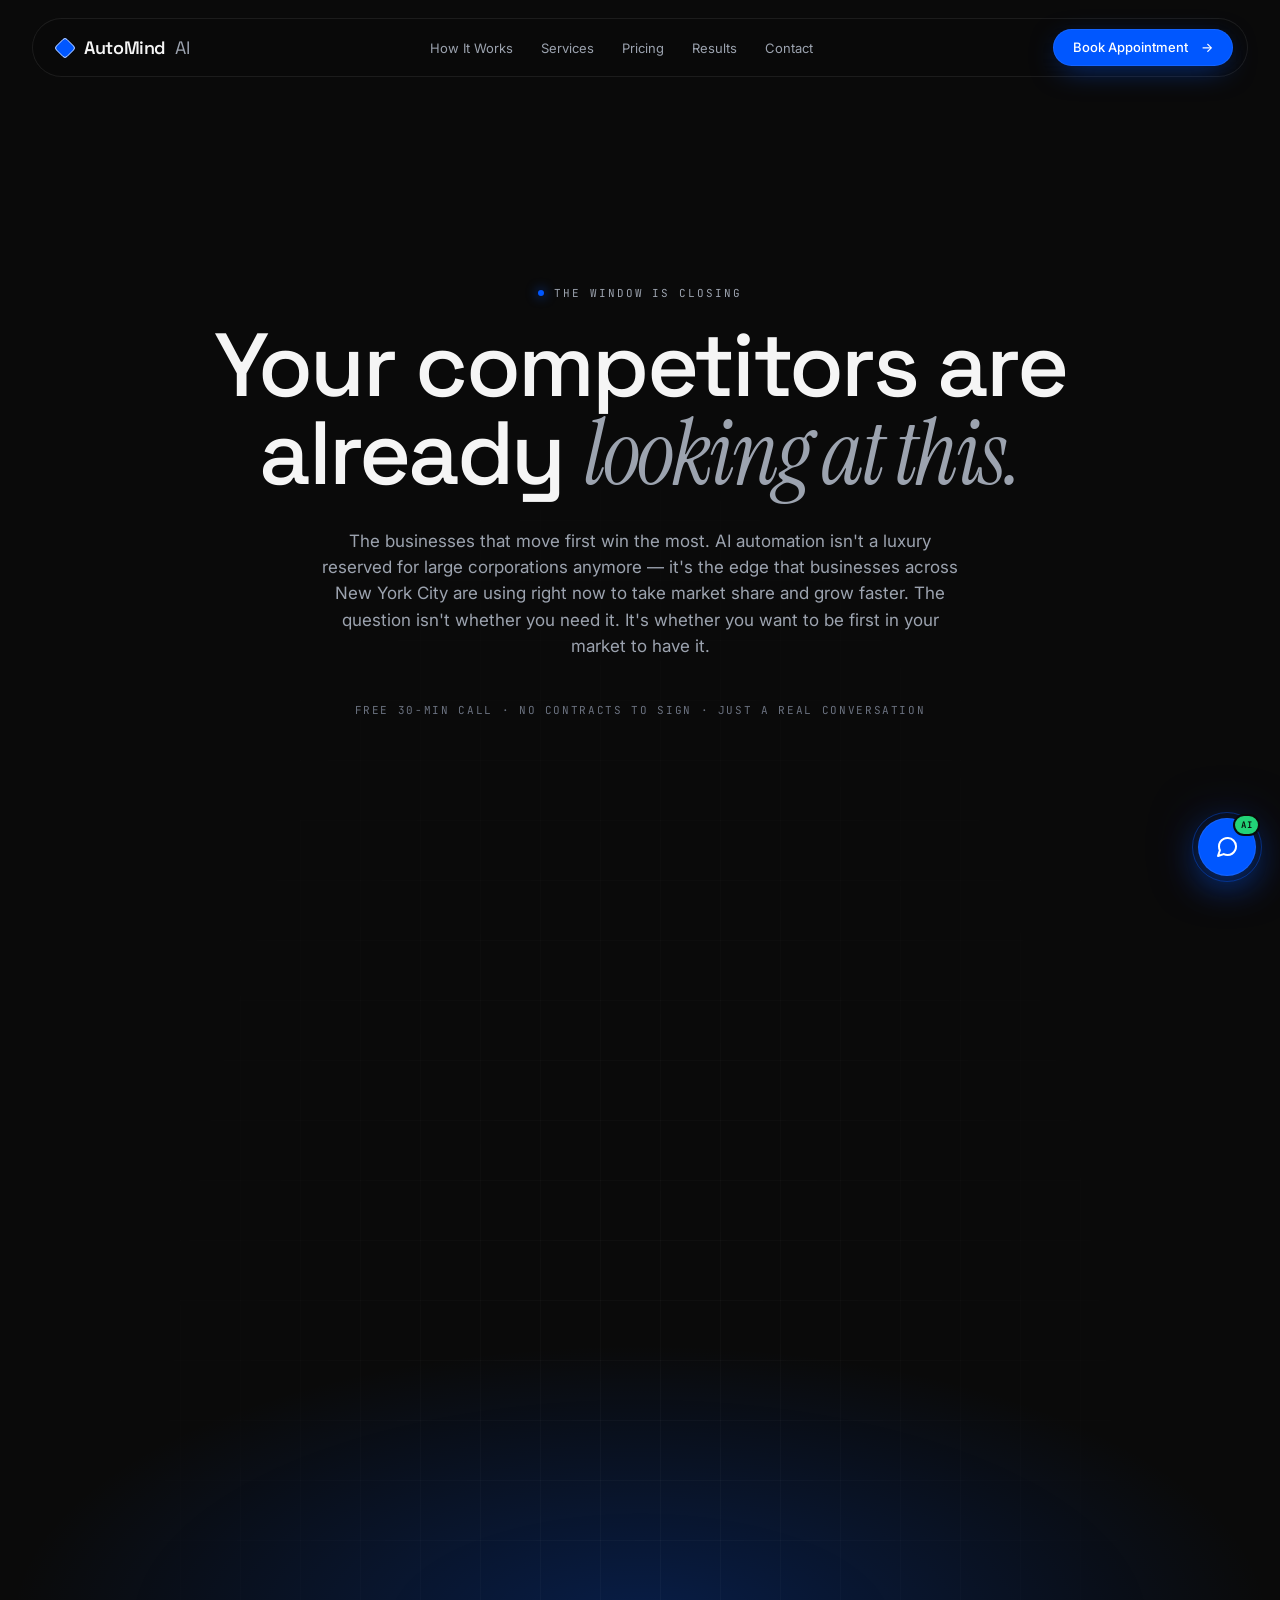
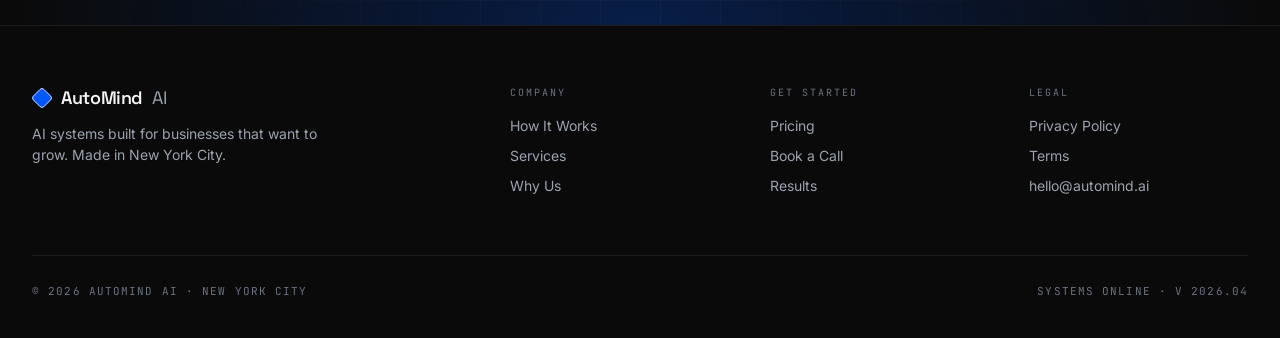
<file: booking.html>
<!DOCTYPE html><html lang="en"><head>


<meta charset="utf-8">
<meta name="viewport" content="width=device-width,initial-scale=1">
<script>
  history.scrollRestoration = 'manual';
  if (location.hash) history.replaceState(null, '', location.pathname + location.search);
  window.scrollTo(0, 0);
  window.addEventListener('load', function () { window.scrollTo(0, 0); });
</script>
<title>Book a Call — AutoMind AI</title>
<meta name="description" content="AutoMind AI builds done-for-you artificial intelligence systems for New York City businesses — AI chat, voice agents, and lead follow-up automation.">
<link rel="preconnect" href="https://fonts.googleapis.com">
<link rel="preconnect" href="https://fonts.gstatic.com" crossorigin="">
<link href="https://fonts.googleapis.com/css2?family=Space+Grotesk:wght@400;500;600;700&amp;family=Inter:wght@400;500;600&amp;family=JetBrains+Mono:wght@400;500&amp;family=Instrument+Serif&amp;display=swap" rel="stylesheet">
<script src="https://assets.calendly.com/assets/external/widget.js" async></script>
<style>
/* AutoMind AI — shared styles */
html { scroll-behavior: smooth; }
body { overflow-anchor: none; cursor: default; }
* { user-select: none; }
input, textarea { user-select: text; }
a, button, [role="button"], .btn, nav a, .nav a { cursor: pointer; }
:root {
  --bg: #0A0A0A;
  --surface: #111827;
  --surface-2: #0E1420;
  --text: #F5F5F5;
  --text-muted: #9CA3AF;
  --text-dim: #6B7280;
  --accent: #0057FF;
  --accent-soft: rgba(0, 87, 255, 0.12);
  --accent-border: rgba(0, 87, 255, 0.24);
  --border: rgba(255, 255, 255, 0.08);
  --border-strong: rgba(255, 255, 255, 0.16);
  --border-blue: rgba(64, 120, 255, 0.22);
  --font-display: "Space Grotesk", "Inter", system-ui, sans-serif;
  --font-body: "Inter", system-ui, sans-serif;
  --font-mono: "JetBrains Mono", ui-monospace, monospace;
}
* { box-sizing: border-box; }
html, body { margin: 0; padding: 0; background: var(--bg); color: var(--text); font-family: var(--font-body); -webkit-font-smoothing: antialiased; }
body { overflow-x: hidden; }
a { color: inherit; text-decoration: none; }
button { font-family: inherit; cursor: pointer; border: none; background: none; color: inherit; }
.eyebrow { font-family: var(--font-mono); font-size: 11px; letter-spacing: 0.18em; text-transform: uppercase; color: var(--text-muted); display: inline-flex; align-items: center; gap: 10px; }
.eyebrow::before { content: ""; width: 6px; height: 6px; border-radius: 50%; background: var(--accent); box-shadow: 0 0 12px var(--accent); }
.h1, .h2, .h3 { font-family: var(--font-display); font-weight: 500; letter-spacing: -0.03em; line-height: 0.98; margin: 0; text-wrap: balance; }
.h1 { font-size: clamp(44px, 7vw, 104px); }
.h2 { font-size: clamp(36px, 5.2vw, 72px); }
.h3 { font-size: clamp(22px, 2.2vw, 30px); font-weight: 500; letter-spacing: -0.02em; line-height: 1.1; }
.dim { color: var(--text-muted); font-style: normal; }
.body-text { color: var(--text-muted); font-size: 17px; line-height: 1.55; max-width: 58ch; text-wrap: pretty; }
.container { max-width: 1280px; margin: 0 auto; padding: 0 32px; }
section { padding: 140px 0; border-top: 1px solid var(--border); position: relative; }
section:first-of-type { border-top: none; }
.nav { position: fixed; top: 0; left: 0; right: 0; z-index: 100; padding: 18px 32px; display: flex; justify-content: center; pointer-events: none; }
.nav-inner { pointer-events: auto; display: flex; align-items: center; justify-content: space-between; width: 100%; max-width: 1280px; padding: 10px 14px 10px 22px; background: rgba(10, 10, 10, 0.55); backdrop-filter: blur(18px) saturate(150%); -webkit-backdrop-filter: blur(18px) saturate(150%); border: 1px solid var(--border); border-radius: 999px; }
.logo { font-family: var(--font-display); font-weight: 600; font-size: 18px; letter-spacing: -0.02em; display: flex; align-items: center; gap: 9px; }
.logo-mark { width: 20px; height: 20px; position: relative; display: inline-block; }
.logo-mark::before, .logo-mark::after { content: ""; position: absolute; inset: 0; border-radius: 4px; }
.logo-mark::before { background: var(--accent); transform: rotate(45deg) scale(0.78); }
.logo-mark::after { border: 1.5px solid var(--text); border-radius: 4px; transform: rotate(45deg) scale(0.78); }
.nav-links { display: flex; gap: 28px; font-size: 13px; color: var(--text-muted); }
.nav-links a { transition: color 0.2s; }
.nav-links a:hover { color: var(--text); }
.btn { display: inline-flex; align-items: center; gap: 10px; padding: 12px 20px; border-radius: 999px; font-size: 13px; font-weight: 500; transition: all 0.22s ease; white-space: nowrap; line-height: 1; }
.btn-primary { background: var(--accent); color: #fff; box-shadow: 0 0 0 1px rgba(255,255,255,0.08) inset, 0 8px 30px -8px rgba(0, 87, 255, 0.6); }
.btn-primary:hover { transform: translateY(-1px); box-shadow: 0 0 0 1px rgba(255,255,255,0.12) inset, 0 14px 38px -10px rgba(0, 87, 255, 0.85); }
.btn-ghost { background: rgba(255,255,255,0.04); border: 1px solid var(--border-strong); color: var(--text); }
.btn-ghost:hover { background: rgba(255,255,255,0.08); border-color: rgba(255,255,255,0.28); }
.btn-lg { padding: 16px 26px; font-size: 14px; }
.arrow { display: inline-block; transition: transform 0.2s; }
.btn:hover .arrow { transform: translateX(3px); }
.hero { position: relative; min-height: 100vh; padding: 0; border-top: none; overflow: hidden; display: flex; align-items: center; }
.hero-video { position: absolute; inset: 0; width: 100%; height: 100%; object-fit: cover; z-index: 0; filter: brightness(0.55) contrast(1.05) saturate(0.9); }
.hero-overlay { position: absolute; inset: 0; z-index: 1; background: linear-gradient(90deg, rgba(10,10,10,0.92) 0%, rgba(10,10,10,0.55) 45%, rgba(10,10,10,0.15) 80%, rgba(10,10,10,0.6) 100%), linear-gradient(180deg, rgba(10,10,10,0.4) 0%, rgba(10,10,10,0) 30%, rgba(10,10,10,0) 70%, rgba(10,10,10,0.95) 100%); }
.hero-grid { position: absolute; inset: 0; z-index: 2; background-image: linear-gradient(rgba(255,255,255,0.025) 1px, transparent 1px), linear-gradient(90deg, rgba(255,255,255,0.025) 1px, transparent 1px); background-size: 72px 72px; mask-image: radial-gradient(ellipse at center, black 30%, transparent 80%); -webkit-mask-image: radial-gradient(ellipse at center, black 30%, transparent 80%); }
.hero-content { position: relative; z-index: 3; width: 100%; padding: 160px 32px 120px; }
.hero-inner { max-width: 980px; margin-left: max(32px, calc((100vw - 1280px)/2 + 32px)); }
.hero h1 { font-family: var(--font-display); font-weight: 500; font-size: clamp(52px, 8vw, 120px); line-height: 0.94; letter-spacing: -0.04em; margin: 22px 0 0; max-width: 15ch; text-wrap: balance; }
.hero h1 em { font-style: italic; font-family: "Instrument Serif", "Space Grotesk", serif; font-weight: 400; color: var(--text-muted); }
.hero-sub { margin: 30px 0 0; max-width: 56ch; color: var(--text-muted); font-size: 17px; line-height: 1.55; }
.hero-ctas { margin-top: 44px; display: flex; gap: 14px; flex-wrap: wrap; }
.hero-trust { margin-top: 36px; display: flex; gap: 20px; align-items: center; font-family: var(--font-mono); font-size: 11px; color: var(--text-dim); letter-spacing: 0.1em; text-transform: uppercase; flex-wrap: wrap; }
.hero-trust .dot { width: 4px; height: 4px; border-radius: 50%; background: var(--text-dim); }
.hero-meta { position: absolute; z-index: 3; bottom: 36px; right: 36px; display: flex; flex-direction: column; align-items: flex-end; gap: 6px; font-family: var(--font-mono); font-size: 10px; letter-spacing: 0.15em; text-transform: uppercase; color: var(--text-dim); }
.hero-meta .live { display: flex; align-items: center; gap: 8px; color: var(--text); }
.hero-meta .live::before { content: ""; width: 6px; height: 6px; border-radius: 50%; background: #22d377; box-shadow: 0 0 10px #22d377; animation: pulse 1.8s ease-in-out infinite; }
@keyframes pulse { 0%, 100% { opacity: 1; } 50% { opacity: 0.3; } }
.hero-corner { position: absolute; z-index: 3; bottom: 36px; left: 36px; font-family: var(--font-mono); font-size: 10px; letter-spacing: 0.15em; text-transform: uppercase; color: var(--text-dim); display: flex; gap: 14px; }
.trust-bar { padding: 48px 0; border-top: 1px solid var(--border); border-bottom: 1px solid var(--border); overflow: hidden; }
.trust-bar .label { font-family: var(--font-mono); font-size: 10px; letter-spacing: 0.2em; text-transform: uppercase; color: var(--text-dim); text-align: center; margin-bottom: 28px; }
.marquee { display: flex; overflow: hidden; mask-image: linear-gradient(90deg, transparent, black 10%, black 90%, transparent); }
.marquee-track { display: flex; gap: 56px; animation: marquee 38s linear infinite; flex-shrink: 0; padding-right: 56px; }
.marquee-track span { font-family: var(--font-display); font-size: 28px; font-weight: 400; letter-spacing: -0.01em; color: var(--text); white-space: nowrap; display: flex; align-items: center; gap: 56px; }
.marquee-track span::after { content: ""; width: 6px; height: 6px; border-radius: 50%; background: var(--accent); }
@keyframes marquee { to { transform: translateX(-100%); } }
.section-head { display: flex; flex-direction: column; gap: 22px; margin-bottom: 72px; max-width: 860px; }
.section-head.center { margin-left: auto; margin-right: auto; align-items: center; text-align: center; }
.section-head .body-text { font-size: 18px; }
.cards { display: grid; gap: 20px; }
.cards-3 { grid-template-columns: repeat(3, 1fr); }
.cards-2 { grid-template-columns: repeat(2, 1fr); }
.cards-4 { grid-template-columns: repeat(2, 1fr); }
@media (min-width: 980px) { .cards-4 { grid-template-columns: repeat(4, 1fr); } }
@media (max-width: 860px) { .cards-3, .cards-2, .cards-4 { grid-template-columns: 1fr; } .hero-inner { margin-left: 20px !important; } .nav-links { display: none; } section { padding: 90px 0; } }
.card { background: var(--surface); border: 1px solid var(--border); border-radius: 20px; padding: 28px; display: flex; flex-direction: column; gap: 16px; transition: border-color 0.25s, transform 0.25s, background 0.25s; min-height: 240px; position: relative; overflow: hidden; }
.card:hover { border-color: var(--border-blue); background: #131c2e; transform: translateY(-2px); }
.card .num { font-family: var(--font-mono); font-size: 11px; letter-spacing: 0.15em; text-transform: uppercase; color: var(--accent); }
.card h3 { font-family: var(--font-display); font-weight: 500; font-size: 22px; line-height: 1.2; letter-spacing: -0.02em; margin: 0; }
.card p { color: var(--text-muted); font-size: 15px; line-height: 1.55; margin: 0; }
.problem-stat { font-family: var(--font-display); font-weight: 500; font-size: 56px; letter-spacing: -0.03em; line-height: 1; color: var(--text); }
.problem-stat .suffix { color: var(--accent); }
.steps { display: grid; gap: 0; border: 1px solid var(--border); border-radius: 24px; overflow: hidden; background: var(--surface); }
.step { display: grid; grid-template-columns: 160px 1fr auto; gap: 48px; padding: 44px 44px; border-top: 1px solid var(--border); align-items: start; }
.step:first-child { border-top: none; }
.step-num { font-family: var(--font-mono); font-size: 12px; letter-spacing: 0.15em; text-transform: uppercase; color: var(--accent); padding-top: 8px; }
.step h3 { font-family: var(--font-display); font-size: 32px; font-weight: 500; letter-spacing: -0.02em; line-height: 1.05; margin: 0 0 14px; }
.step p { color: var(--text-muted); font-size: 16px; line-height: 1.55; margin: 0; max-width: 62ch; }
.step-time { font-family: var(--font-mono); font-size: 11px; letter-spacing: 0.12em; color: var(--text-dim); text-transform: uppercase; padding-top: 8px; white-space: nowrap; }
@media (max-width: 860px) { .step { grid-template-columns: 1fr; gap: 16px; padding: 32px 24px; } }
.pricing { display: grid; grid-template-columns: repeat(3, 1fr); gap: 20px; }
@media (max-width: 980px) { .pricing { grid-template-columns: 1fr; } }
.price-card { background: var(--surface); border: 1px solid var(--border); border-radius: 24px; padding: 36px; display: flex; flex-direction: column; gap: 22px; position: relative; }
.price-card.featured { border-color: var(--accent); background: linear-gradient(180deg, rgba(0,87,255,0.08), var(--surface) 40%); }
.price-card .tag { position: absolute; top: -12px; left: 36px; background: var(--accent); color: #fff; font-family: var(--font-mono); font-size: 10px; letter-spacing: 0.15em; text-transform: uppercase; padding: 6px 12px; border-radius: 999px; }
.price-card .name { font-family: var(--font-mono); font-size: 11px; letter-spacing: 0.18em; text-transform: uppercase; color: var(--text-muted); }
.price-card .setup { font-family: var(--font-display); font-weight: 500; font-size: 52px; letter-spacing: -0.03em; line-height: 1; color: var(--text); }
.price-card .setup span { font-size: 14px; color: var(--text-muted); font-weight: 400; letter-spacing: 0; margin-left: 6px; font-family: var(--font-body); }
.price-card .monthly { font-family: var(--font-body); font-size: 14px; color: var(--text-muted); }
.price-card .monthly strong { color: var(--text); font-weight: 500; }
.price-card .tagline { font-size: 15px; line-height: 1.5; color: var(--text-muted); }
.price-card ul { list-style: none; padding: 0; margin: 0; display: flex; flex-direction: column; gap: 12px; }
.price-card li { display: flex; gap: 12px; font-size: 14px; line-height: 1.45; color: var(--text); }
.price-card li::before { content: ""; flex-shrink: 0; width: 16px; height: 16px; border-radius: 50%; background: var(--accent-soft); border: 1px solid var(--accent-border); background-image: linear-gradient(135deg, transparent 40%, var(--accent) 40% 60%, transparent 60%); background-size: 9px 1.5px; background-repeat: no-repeat; background-position: center; margin-top: 2px; position: relative; }
.price-card .divider { height: 1px; background: var(--border); margin: 4px 0; }
.price-card .btn { justify-content: center; margin-top: auto; }
.pricing-foot { text-align: center; margin-top: 40px; color: var(--text-muted); font-size: 15px; }
.pricing-foot a { color: var(--text); text-decoration: underline; text-underline-offset: 4px; text-decoration-color: var(--accent); }
.stats { display: grid; grid-template-columns: repeat(3, 1fr); gap: 0; border: 1px solid var(--border); border-radius: 20px; overflow: hidden; }
.stat { padding: 36px 32px; border-left: 1px solid var(--border); display: flex; flex-direction: column; gap: 8px; }
.stat:first-child { border-left: none; }
.stat .val { font-family: var(--font-display); font-weight: 500; font-size: 56px; letter-spacing: -0.03em; line-height: 1; }
.stat .val span { color: var(--accent); }
.stat .lbl { font-family: var(--font-mono); font-size: 11px; letter-spacing: 0.15em; text-transform: uppercase; color: var(--text-muted); }
@media (max-width: 860px) { .stats { grid-template-columns: 1fr; } .stat { border-left: none; border-top: 1px solid var(--border); } .stat:first-child { border-top: none; } }
.quotes { display: grid; grid-template-columns: 1fr 1fr; gap: 20px; }
@media (max-width: 860px) { .quotes { grid-template-columns: 1fr; } }
.quote { background: var(--surface); border: 1px solid var(--border); border-radius: 20px; padding: 36px; display: flex; flex-direction: column; gap: 24px; }
.quote q { font-family: var(--font-display); font-size: 22px; font-weight: 400; line-height: 1.35; letter-spacing: -0.015em; quotes: "\201C" "\201D"; color: var(--text); }
.quote cite { font-style: normal; font-family: var(--font-mono); font-size: 11px; letter-spacing: 0.15em; text-transform: uppercase; color: var(--text-muted); margin-top: auto; }
.faq { display: flex; flex-direction: column; border-top: 1px solid var(--border); }
.faq details { border-bottom: 1px solid var(--border); padding: 24px 0; }
.faq summary { cursor: pointer; list-style: none; display: flex; justify-content: space-between; align-items: center; font-family: var(--font-display); font-size: 22px; font-weight: 500; letter-spacing: -0.015em; gap: 32px; }
.faq summary::-webkit-details-marker { display: none; }
.faq summary::after { content: "+"; font-family: var(--font-mono); color: var(--accent); font-size: 22px; transition: transform 0.2s; }
.faq details[open] summary::after { content: "\2013"; }
.faq p { color: var(--text-muted); font-size: 16px; line-height: 1.6; margin: 18px 0 0; max-width: 80ch; }
.final-cta { padding: 180px 0; position: relative; background: radial-gradient(ellipse 900px 400px at 50% 100%, rgba(0,87,255,0.25), transparent 70%), var(--bg); overflow: hidden; }
.final-cta::before { content: ""; position: absolute; inset: 0; pointer-events: none; background-image: linear-gradient(rgba(255,255,255,0.03) 1px, transparent 1px), linear-gradient(90deg, rgba(255,255,255,0.03) 1px, transparent 1px); background-size: 60px 60px; mask-image: radial-gradient(ellipse at center bottom, black, transparent 65%); -webkit-mask-image: radial-gradient(ellipse at center bottom, black, transparent 65%); }
.final-cta .container { position: relative; z-index: 1; text-align: center; }
.final-cta h2 { text-align: center; margin: 22px auto 0; max-width: 18ch; }
.final-cta .body-text { margin: 30px auto 44px; text-align: center; }
.final-cta .btn-foot { display: block; margin-top: 26px; font-family: var(--font-mono); font-size: 11px; letter-spacing: 0.15em; text-transform: uppercase; color: var(--text-dim); }
.why-card { background: var(--surface); border: 1px solid var(--border); border-radius: 20px; padding: 32px; display: flex; flex-direction: column; gap: 18px; min-height: 260px; }
.why-card .icon { width: 36px; height: 36px; border-radius: 10px; background: var(--accent-soft); border: 1px solid var(--accent-border); position: relative; display: flex; align-items: center; justify-content: center; }
.why-card .icon::before { content: ""; width: 10px; height: 10px; background: var(--accent); border-radius: 2px; }
.why-card h3 { font-family: var(--font-display); font-size: 22px; font-weight: 500; letter-spacing: -0.02em; margin: 0; line-height: 1.2; }
.why-card p { color: var(--text-muted); font-size: 15px; line-height: 1.55; margin: 0; }
.solution { display: grid; grid-template-columns: 1fr 1fr; gap: 80px; align-items: center; }
@media (max-width: 980px) { .solution { grid-template-columns: 1fr; gap: 40px; } }
.solution-visual { aspect-ratio: 1/1; border: 1px solid var(--border); border-radius: 24px; background: radial-gradient(circle at 30% 30%, rgba(0,87,255,0.35), transparent 55%), radial-gradient(circle at 70% 70%, rgba(0,87,255,0.15), transparent 55%), var(--surface); position: relative; overflow: hidden; }
.solution-visual::before { content: ""; position: absolute; inset: 0; background-image: linear-gradient(rgba(255,255,255,0.05) 1px, transparent 1px), linear-gradient(90deg, rgba(255,255,255,0.05) 1px, transparent 1px); background-size: 40px 40px; }
.solution-visual .pulse { position: absolute; top: 50%; left: 50%; width: 80px; height: 80px; border-radius: 50%; background: var(--accent); transform: translate(-50%, -50%); box-shadow: 0 0 60px rgba(0,87,255,0.6); }
.solution-visual .ring { position: absolute; top: 50%; left: 50%; border-radius: 50%; border: 1px solid rgba(0,87,255,0.3); transform: translate(-50%, -50%); animation: ringPulse 3.5s ease-out infinite; }
.solution-visual .ring:nth-child(2) { animation-delay: 0.8s; }
.solution-visual .ring:nth-child(3) { animation-delay: 1.6s; }
@keyframes ringPulse { 0% { width: 80px; height: 80px; opacity: 0.9; } 100% { width: 90%; height: 90%; opacity: 0; } }
.solution-visual .code { position: absolute; bottom: 20px; left: 20px; right: 20px; font-family: var(--font-mono); font-size: 11px; color: var(--text-dim); display: flex; flex-direction: column; gap: 4px; }
.solution-visual .code span { display: block; }
.solution-visual .code .green { color: #22d377; }
footer { border-top: 1px solid var(--border); padding: 60px 0 40px; }
.footer-grid { display: grid; grid-template-columns: 2fr 1fr 1fr 1fr; gap: 40px; margin-bottom: 60px; }
@media (max-width: 860px) { .footer-grid { grid-template-columns: 1fr 1fr; } }
.footer-brand { max-width: 320px; }
.footer-brand p { color: var(--text-muted); font-size: 14px; line-height: 1.5; margin: 14px 0 0; }
.footer-col h4 { font-family: var(--font-mono); font-size: 10px; letter-spacing: 0.2em; text-transform: uppercase; color: var(--text-dim); margin: 0 0 16px; font-weight: 400; }
.footer-col ul { list-style: none; padding: 0; margin: 0; display: flex; flex-direction: column; gap: 10px; }
.footer-col a { font-size: 14px; color: var(--text-muted); transition: color 0.2s; }
.footer-col a:hover { color: var(--text); }
.footer-bottom { display: flex; justify-content: space-between; align-items: center; padding-top: 28px; border-top: 1px solid var(--border); font-family: var(--font-mono); font-size: 11px; letter-spacing: 0.1em; text-transform: uppercase; color: var(--text-dim); }
@media (max-width: 860px) { .footer-bottom { flex-direction: column; gap: 16px; } }
.fade-in { opacity: 0; transform: translateY(18px); animation: fadeRise 0.8s cubic-bezier(0.2, 0.7, 0.2, 1) forwards; }
.fade-in.d1 { animation-delay: 0.12s; }
.fade-in.d2 { animation-delay: 0.24s; }
.fade-in.d3 { animation-delay: 0.36s; }
.fade-in.d4 { animation-delay: 0.48s; }
.fade-in.d5 { animation-delay: 0.6s; }
@keyframes fadeRise { to { opacity: 1; transform: translateY(0); } }
</style>
</head>
<body>

<!-- NAV -->
<nav class="nav">
  <div class="nav-inner">
    <a href="index.html" class="logo"><span class="logo-mark"></span>AutoMind <span style="color:var(--text-muted);font-weight:400;">AI</span></a>
    <div class="nav-links">
      <a href="index.html#process">How It Works</a>
      <a href="index.html#services">Services</a>
      <a href="pricing.html">Pricing</a>
      <a href="index.html#results">Results</a>
      <a href="booking.html">Contact</a>
    </div>
    <a href="booking.html" class="btn btn-primary">Book Appointment&nbsp;<span class="arrow">→</span></a>
  </div>
</nav>

<main style="padding-top: 100px;">
<!-- FINAL CTA -->
<section class="final-cta" id="contact">
  <div class="container">
    <span class="eyebrow">The window is closing</span>
    <h2 class="h1">Your competitors are<br>already <em class="dim" style="font-family:'Instrument Serif',serif;font-style:italic;font-weight:400;">looking at this.</em></h2>
    <p class="body-text">The businesses that move first win the most. AI automation isn't a luxury reserved for large corporations anymore — it's the edge that businesses across New York City are using right now to take market share and grow faster. The question isn't whether you need it. It's whether you want to be first in your market to have it.</p>
    <span class="btn-foot" style="margin-bottom:28px;">Free 30-min call · No contracts to sign · Just a real conversation</span>

    <!-- Calendly inline widget -->
    <div class="calendly-inline-widget" data-url="https://calendly.com/reynosodiony13/30min" style="min-width:320px;height:700px;"></div>
  </div>
</section></main>

<!-- FOOTER -->
<footer>
  <div class="container">
    <div class="footer-grid">
      <div class="footer-brand">
        <div class="logo"><span class="logo-mark"></span>AutoMind <span style="color:var(--text-muted);font-weight:400;">AI</span></div>
        <p>AI systems built for businesses that want to grow. Made in New York City.</p>
      </div>
      <div class="footer-col">
        <h4>Company</h4>
        <ul>
          <li><a href="index.html#process">How It Works</a></li>
          <li><a href="index.html#services">Services</a></li>
          <li><a href="index.html#why">Why Us</a></li>
        </ul>
      </div>
      <div class="footer-col">
        <h4>Get Started</h4>
        <ul>
          <li><a href="pricing.html">Pricing</a></li>
          <li><a href="booking.html">Book a Call</a></li>
          <li><a href="index.html#results">Results</a></li>
        </ul>
      </div>
      <div class="footer-col">
        <h4>Legal</h4>
        <ul>
          <li><a href="#">Privacy Policy</a></li>
          <li><a href="#">Terms</a></li>
          <li><a href="mailto:hello@automind.ai">hello@automind.ai</a></li>
        </ul>
      </div>
    </div>
    <div class="footer-bottom">
      <span>© 2026 AutoMind AI · New York City</span>
      <span>Systems Online · v 2026.04</span>
    </div>
  </div>
</footer>

<!-- AI CHATBOT -->
<style>
  .chat-fab { position: fixed; bottom: 24px; right: 24px; z-index: 200; width: 58px; height: 58px; border-radius: 50%; background: var(--accent); box-shadow: 0 0 0 1px rgba(255,255,255,0.08) inset, 0 12px 40px -8px rgba(0,87,255,0.8), 0 0 60px -12px rgba(0,87,255,0.6); display: flex; align-items: center; justify-content: center; cursor: pointer; transition: transform 0.25s cubic-bezier(0.2,0.7,0.2,1); animation: fabPulse 2.6s ease-in-out infinite; }
  .chat-fab:hover { transform: scale(1.06); }
  .chat-fab::before { content: ""; position: absolute; inset: -6px; border-radius: 50%; border: 1px solid rgba(0,87,255,0.4); animation: fabRing 2.6s ease-out infinite; }
  @keyframes fabPulse { 0%,100% { box-shadow: 0 0 0 1px rgba(255,255,255,0.08) inset, 0 12px 40px -8px rgba(0,87,255,0.8), 0 0 60px -12px rgba(0,87,255,0.6); } 50% { box-shadow: 0 0 0 1px rgba(255,255,255,0.08) inset, 0 12px 40px -8px rgba(0,87,255,0.9), 0 0 80px -8px rgba(0,87,255,0.8); } }
  @keyframes fabRing { 0% { transform: scale(1); opacity: 0.6; } 100% { transform: scale(1.5); opacity: 0; } }
  .chat-fab svg { width: 24px; height: 24px; stroke: #fff; fill: none; stroke-width: 2; stroke-linecap: round; stroke-linejoin: round; }
  .chat-fab .badge { position: absolute; top: -4px; right: -4px; background: #22d377; color: #0a0a0a; font-family: var(--font-mono); font-size: 9px; font-weight: 600; padding: 3px 6px; border-radius: 999px; letter-spacing: 0.05em; border: 2px solid var(--bg); }
  .chat-panel { position: fixed; bottom: 24px; right: 24px; z-index: 201; width: min(400px, calc(100vw - 32px)); height: min(620px, calc(100vh - 120px)); background: #0E1420; border: 1px solid var(--border-strong); border-radius: 20px; display: none; flex-direction: column; overflow: hidden; box-shadow: 0 24px 80px -20px rgba(0,0,0,0.8), 0 0 0 1px rgba(0,87,255,0.08); transform: translateY(12px) scale(0.98); opacity: 0; transition: transform 0.28s cubic-bezier(0.2,0.7,0.2,1), opacity 0.22s; }
  .chat-panel.open { display: flex; transform: translateY(0) scale(1); opacity: 1; }
  .chat-header { padding: 16px 18px; border-bottom: 1px solid var(--border); display: flex; align-items: center; gap: 12px; background: rgba(0,87,255,0.04); }
  .chat-header .avatar { width: 34px; height: 34px; border-radius: 50%; background: var(--accent); display: flex; align-items: center; justify-content: center; flex-shrink: 0; position: relative; box-shadow: 0 0 20px -4px rgba(0,87,255,0.6); }
  .chat-header .avatar::before { content: ""; width: 10px; height: 10px; background: #fff; border-radius: 2px; transform: rotate(45deg); }
  .chat-header .info { flex: 1; min-width: 0; }
  .chat-header .name { font-family: var(--font-display); font-weight: 500; font-size: 15px; letter-spacing: -0.01em; color: var(--text); display: flex; align-items: center; gap: 8px; }
  .chat-header .name::after { content: ""; width: 7px; height: 7px; border-radius: 50%; background: #22d377; box-shadow: 0 0 8px #22d377; }
  .chat-header .status { font-family: var(--font-mono); font-size: 10px; letter-spacing: 0.12em; text-transform: uppercase; color: var(--text-dim); margin-top: 3px; }
  .chat-close { width: 30px; height: 30px; border-radius: 8px; display: flex; align-items: center; justify-content: center; color: var(--text-muted); transition: background 0.2s, color 0.2s; flex-shrink: 0; }
  .chat-close:hover { background: rgba(255,255,255,0.06); color: var(--text); }
  .chat-body { flex: 1; overflow-y: auto; padding: 18px; display: flex; flex-direction: column; gap: 14px; scrollbar-width: thin; }
  .chat-body::-webkit-scrollbar { width: 6px; }
  .chat-body::-webkit-scrollbar-thumb { background: rgba(255,255,255,0.12); border-radius: 999px; }
  .msg { max-width: 82%; padding: 11px 14px; border-radius: 14px; font-size: 14px; line-height: 1.5; white-space: pre-wrap; word-wrap: break-word; animation: msgIn 0.3s cubic-bezier(0.2,0.7,0.2,1); }
  @keyframes msgIn { from { opacity: 0; transform: translateY(6px); } to { opacity: 1; transform: translateY(0); } }
  .msg.bot { align-self: flex-start; background: #1a2234; color: var(--text); border-top-left-radius: 4px; }
  .msg.user { align-self: flex-end; background: var(--accent); color: #fff; border-top-right-radius: 4px; }
  .typing { align-self: flex-start; background: #1a2234; padding: 14px 16px; border-radius: 14px; border-top-left-radius: 4px; display: flex; gap: 5px; }
  .typing span { width: 6px; height: 6px; border-radius: 50%; background: var(--text-muted); animation: bounce 1.2s ease-in-out infinite; }
  .typing span:nth-child(2) { animation-delay: 0.15s; }
  .typing span:nth-child(3) { animation-delay: 0.3s; }
  @keyframes bounce { 0%, 60%, 100% { transform: translateY(0); opacity: 0.4; } 30% { transform: translateY(-4px); opacity: 1; } }
  .chat-suggest { display: flex; flex-wrap: wrap; gap: 6px; padding: 0 18px 8px; }
  .chat-suggest button { font-family: var(--font-body); font-size: 12px; color: var(--text); padding: 7px 12px; border-radius: 999px; background: rgba(0,87,255,0.08); border: 1px solid var(--accent-border); transition: background 0.2s, border-color 0.2s; }
  .chat-suggest button:hover { background: rgba(0,87,255,0.16); border-color: rgba(0,87,255,0.5); }
  .chat-input { padding: 14px 14px 16px; border-top: 1px solid var(--border); display: flex; gap: 8px; align-items: flex-end; background: #0b101a; }
  .chat-input textarea { flex: 1; resize: none; background: #151c2a; border: 1px solid var(--border); color: var(--text); font-family: var(--font-body); font-size: 14px; line-height: 1.4; padding: 11px 14px; border-radius: 12px; max-height: 120px; min-height: 42px; outline: none; transition: border-color 0.18s; }
  .chat-input textarea:focus { border-color: var(--accent); }
  .chat-input textarea::placeholder { color: var(--text-dim); }
  .chat-send { width: 42px; height: 42px; border-radius: 10px; background: var(--accent); display: flex; align-items: center; justify-content: center; transition: transform 0.15s, opacity 0.15s; flex-shrink: 0; }
  .chat-send:hover:not(:disabled) { transform: translateY(-1px); }
  .chat-send:disabled { opacity: 0.35; cursor: not-allowed; }
  .chat-send svg { width: 18px; height: 18px; stroke: #fff; fill: none; stroke-width: 2.2; stroke-linecap: round; stroke-linejoin: round; }
  .chat-foot { padding: 0 18px 12px; font-family: var(--font-mono); font-size: 9px; letter-spacing: 0.12em; text-transform: uppercase; color: var(--text-dim); text-align: center; }

  /* Cursor overrides — must come last to beat any prior rule */
  *, *::before, *::after { cursor: default !important; }
  a, button, [role="button"], .btn, .cta, nav a, input[type="submit"], label { cursor: pointer !important; }
  input, textarea { cursor: text !important; }
</style>

<button class="chat-fab" id="chatFab" aria-label="Open chat">
  <svg viewBox="0 0 24 24"><path d="M21 11.5a8.38 8.38 0 0 1-.9 3.8 8.5 8.5 0 0 1-7.6 4.7 8.38 8.38 0 0 1-3.8-.9L3 21l1.9-5.7a8.38 8.38 0 0 1-.9-3.8 8.5 8.5 0 0 1 4.7-7.6 8.38 8.38 0 0 1 3.8-.9h.5a8.48 8.48 0 0 1 8 8v.5z"/></svg>
  <span class="badge">AI</span>
</button>

<div class="chat-panel" id="chatPanel" role="dialog" aria-label="AutoMind AI assistant">
  <div class="chat-header">
    <div class="avatar"></div>
    <div class="info">
      <div class="name">AutoMind Assistant</div>
      <div class="status">Online · Replies instantly</div>
    </div>
    <button class="chat-close" id="chatClose" aria-label="Close chat">
      <svg width="16" height="16" viewBox="0 0 24 24" fill="none" stroke="currentColor" stroke-width="2" stroke-linecap="round" stroke-linejoin="round"><line x1="18" y1="6" x2="6" y2="18"/><line x1="6" y1="6" x2="18" y2="18"/></svg>
    </button>
  </div>
  <div class="chat-body" id="chatBody"></div>
  <div class="chat-suggest" id="chatSuggest">
    <button data-q="Which package is right for my business?">Which package fits me?</button>
    <button data-q="How does the AI voice agent work?">How does the voice agent work?</button>
    <button data-q="How long does setup take?">How long until I'm live?</button>
    <button data-q="I want to book a strategy call.">Book a call</button>
  </div>
  <div class="chat-input">
    <textarea id="chatInput" rows="1" placeholder="Ask about our AI systems…"></textarea>
    <button class="chat-send" id="chatSend" aria-label="Send">
      <svg viewBox="0 0 24 24"><line x1="22" y1="2" x2="11" y2="13"/><polygon points="22 2 15 22 11 13 2 9 22 2"/></svg>
    </button>
  </div>
  <div class="chat-foot">Powered by AutoMind AI · Replies may take a moment</div>
</div>

<script>
(() => {
  const fab = document.getElementById('chatFab');
  const panel = document.getElementById('chatPanel');
  const closeBtn = document.getElementById('chatClose');
  const body = document.getElementById('chatBody');
  const input = document.getElementById('chatInput');
  const send = document.getElementById('chatSend');
  const suggest = document.getElementById('chatSuggest');

  const SYSTEM = `You are the AutoMind AI website assistant. AutoMind AI is a done-for-you AI automation agency based in New York City that builds custom AI systems for businesses.

Packages:
- Starter: $3,000 setup + $500/mo — AI-powered website with built-in chatbot, ongoing maintenance, dedicated support.
- Growth (Most Popular): $5,000 setup + $750/mo — Everything in Starter + AI voice agent for after-hours calls, automatic call transcripts emailed to the team, voice lead qualification, monthly reports.
- Premium: $7,500 setup + $1,500/mo — Everything in Growth + full multi-channel lead follow-up (text/email), custom AI workflows, advanced analytics, dedicated account manager, quarterly strategy sessions.

Setup typically takes 7 business days (up to 14 for Premium). Month-to-month after an initial 3-month commitment. Unlimited updates and maintenance included.

Services: AI website + chatbot, AI voice agent (after-hours), lead follow-up automation, call transcripts + email summaries.

Be helpful, direct, and concise. Keep replies short and punchy (2–4 sentences max unless asked for detail). Confident, premium, NYC voice. No emojis. If the user wants to book or sign up, point them to the "Book a Free Strategy Call" button at the top of the page. If asked something outside AutoMind AI, politely redirect.`;

  const history = [];
  let isOpen = false;
  let isSending = false;

  function appendMessage(role, text) {
    const el = document.createElement('div');
    el.className = 'msg ' + role;
    el.textContent = text;
    body.appendChild(el);
    body.scrollTop = body.scrollHeight;
  }
  function showTyping() {
    const el = document.createElement('div');
    el.className = 'typing'; el.id = 'typingIndicator';
    el.innerHTML = '<span></span><span></span><span></span>';
    body.appendChild(el);
    body.scrollTop = body.scrollHeight;
  }
  function hideTyping() {
    const t = document.getElementById('typingIndicator');
    if (t) t.remove();
  }

  async function sendMessage(text) {
    if (!text.trim() || isSending) return;
    isSending = true;
    send.disabled = true;
    suggest.style.display = 'none';

    appendMessage('user', text);
    history.push({ role: 'user', content: text });
    input.value = ''; input.style.height = 'auto';
    showTyping();

    try {
      const reply = await window.claude.complete({ system: SYSTEM, messages: history });
      hideTyping();
      const replyText = typeof reply === 'string' ? reply : (reply?.content || "Sorry, I had trouble responding. Please try again.");
      appendMessage('bot', replyText.trim());
      history.push({ role: 'assistant', content: replyText.trim() });
    } catch (err) {
      hideTyping();
      appendMessage('bot', "Sorry — I couldn't reach the assistant right now. In the meantime, you can book a free 20-minute call with our team using the button at the top of the page.");
    } finally {
      isSending = false;
      send.disabled = false;
      input.focus();
    }
  }

  function openChat() {
    panel.classList.add('open');
    isOpen = true;
    if (history.length === 0) {
      setTimeout(() => {
        appendMessage('bot', "Hey — I'm AutoMind's assistant. I can help you figure out which package fits your business, explain how our AI systems work, or point you to the right next step.");
        setTimeout(() => appendMessage('bot', "What are you curious about?"), 500);
      }, 200);
    }
    setTimeout(() => input.focus(), 300);
  }
  function closeChat() {
    panel.classList.remove('open');
    isOpen = false;
  }

  fab.addEventListener('click', () => isOpen ? closeChat() : openChat());
  closeBtn.addEventListener('click', closeChat);
  suggest.addEventListener('click', (e) => {
    const btn = e.target.closest('button');
    if (btn) sendMessage(btn.dataset.q);
  });
  send.addEventListener('click', () => sendMessage(input.value));
  input.addEventListener('keydown', (e) => {
    if (e.key === 'Enter' && !e.shiftKey) { e.preventDefault(); sendMessage(input.value); }
  });
  input.addEventListener('input', () => {
    input.style.height = 'auto';
    input.style.height = Math.min(input.scrollHeight, 120) + 'px';
  });
})();
</script>


</body></html>
</file>
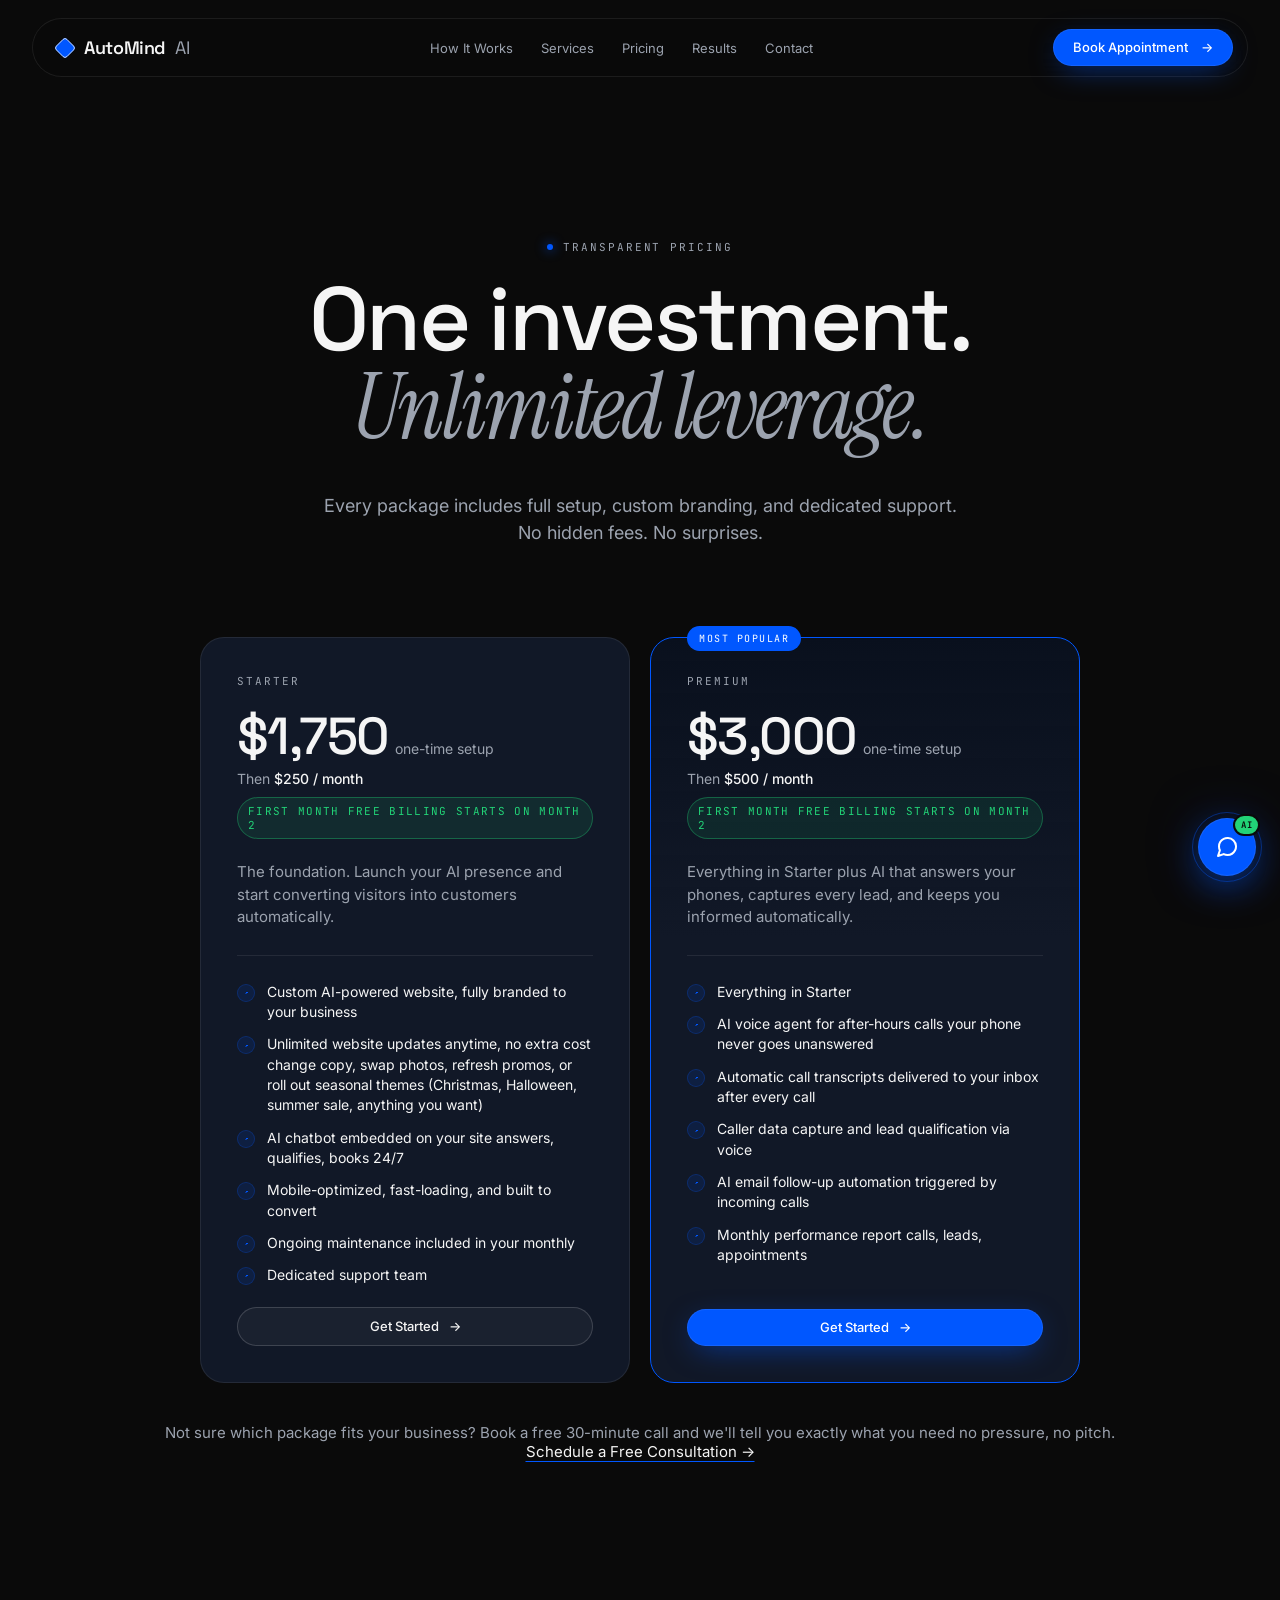
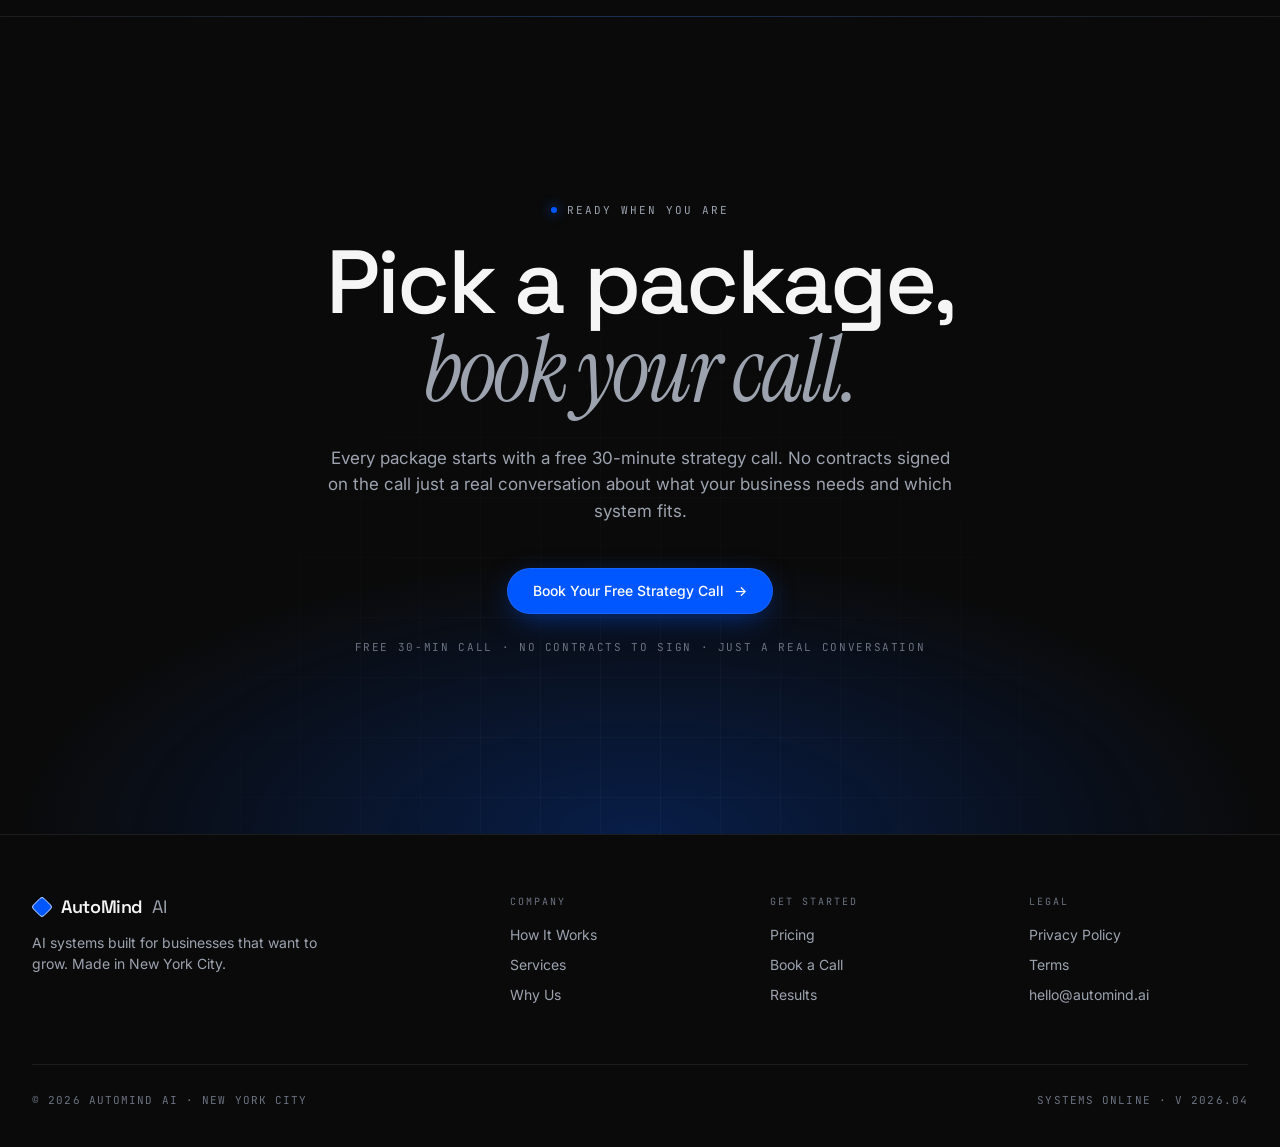
<file: pricing.html>
<!DOCTYPE html><html lang="en"><head>


<meta charset="utf-8">
<meta name="viewport" content="width=device-width,initial-scale=1">
<script>
 history.scrollRestoration = 'manual';
 if (location.hash) history.replaceState(null, '', location.pathname + location.search);
 window.scrollTo(0, 0);
 window.addEventListener('load', function () { window.scrollTo(0, 0); });
</script>
<title>Pricing AutoMind AI</title>
<meta name="description" content="AutoMind AI builds done-for-you artificial intelligence systems for New York City businesses AI chat, voice agents, and lead follow-up automation.">
<link rel="preconnect" href="https://fonts.googleapis.com">
<link rel="preconnect" href="https://fonts.gstatic.com" crossorigin="">
<link href="https://fonts.googleapis.com/css2?family=Space+Grotesk:wght@400;500;600;700&amp;family=Inter:wght@400;500;600&amp;family=JetBrains+Mono:wght@400;500&amp;family=Instrument+Serif&amp;display=swap" rel="stylesheet">
<style>
/* AutoMind AI shared styles */
html { scroll-behavior: smooth; }
body { overflow-anchor: none; cursor: default; }
* { user-select: none; }
input, textarea { user-select: text; }
a, button, [role="button"], .btn, nav a, .nav a { cursor: pointer; }
:root {
 --bg: #0A0A0A;
 --surface: #111827;
 --surface-2: #0E1420;
 --text: #F5F5F5;
 --text-muted: #9CA3AF;
 --text-dim: #6B7280;
 --accent: #0057FF;
 --accent-soft: rgba(0, 87, 255, 0.12);
 --accent-border: rgba(0, 87, 255, 0.24);
 --border: rgba(255, 255, 255, 0.08);
 --border-strong: rgba(255, 255, 255, 0.16);
 --border-blue: rgba(64, 120, 255, 0.22);
 --font-display: "Space Grotesk", "Inter", system-ui, sans-serif;
 --font-body: "Inter", system-ui, sans-serif;
 --font-mono: "JetBrains Mono", ui-monospace, monospace;
}
* { box-sizing: border-box; }
html, body { margin: 0; padding: 0; background: var(--bg); color: var(--text); font-family: var(--font-body); -webkit-font-smoothing: antialiased; }
body { overflow-x: hidden; }
a { color: inherit; text-decoration: none; }
button { font-family: inherit; cursor: pointer; border: none; background: none; color: inherit; }
.eyebrow { font-family: var(--font-mono); font-size: 11px; letter-spacing: 0.18em; text-transform: uppercase; color: var(--text-muted); display: inline-flex; align-items: center; gap: 10px; }
.eyebrow::before { content: ""; width: 6px; height: 6px; border-radius: 50%; background: var(--accent); box-shadow: 0 0 12px var(--accent); }
.h1, .h2, .h3 { font-family: var(--font-display); font-weight: 500; letter-spacing: -0.03em; line-height: 0.98; margin: 0; text-wrap: balance; }
.h1 { font-size: clamp(44px, 7vw, 104px); }
.h2 { font-size: clamp(36px, 5.2vw, 72px); }
.h3 { font-size: clamp(22px, 2.2vw, 30px); font-weight: 500; letter-spacing: -0.02em; line-height: 1.1; }
.dim { color: var(--text-muted); font-style: normal; }
.body-text { color: var(--text-muted); font-size: 17px; line-height: 1.55; max-width: 58ch; text-wrap: pretty; }
.container { max-width: 1280px; margin: 0 auto; padding: 0 32px; }
section { padding: 140px 0; border-top: 1px solid var(--border); position: relative; }
section:first-of-type { border-top: none; }
.nav { position: fixed; top: 0; left: 0; right: 0; z-index: 100; padding: 18px 32px; display: flex; justify-content: center; pointer-events: none; }
.nav-inner { pointer-events: auto; display: flex; align-items: center; justify-content: space-between; width: 100%; max-width: 1280px; padding: 10px 14px 10px 22px; background: rgba(10, 10, 10, 0.55); backdrop-filter: blur(18px) saturate(150%); -webkit-backdrop-filter: blur(18px) saturate(150%); border: 1px solid var(--border); border-radius: 999px; }
.logo { font-family: var(--font-display); font-weight: 600; font-size: 18px; letter-spacing: -0.02em; display: flex; align-items: center; gap: 9px; }
.logo-mark { width: 20px; height: 20px; position: relative; display: inline-block; }
.logo-mark::before, .logo-mark::after { content: ""; position: absolute; inset: 0; border-radius: 4px; }
.logo-mark::before { background: var(--accent); transform: rotate(45deg) scale(0.78); }
.logo-mark::after { border: 1.5px solid var(--text); border-radius: 4px; transform: rotate(45deg) scale(0.78); }
.nav-links { display: flex; gap: 28px; font-size: 13px; color: var(--text-muted); }
.nav-links a { transition: color 0.2s; }
.nav-links a:hover { color: var(--text); }
.btn { display: inline-flex; align-items: center; gap: 10px; padding: 12px 20px; border-radius: 999px; font-size: 13px; font-weight: 500; transition: all 0.22s ease; white-space: nowrap; line-height: 1; }
.btn-primary { background: var(--accent); color: #fff; box-shadow: 0 0 0 1px rgba(255,255,255,0.08) inset, 0 8px 30px -8px rgba(0, 87, 255, 0.6); }
.btn-primary:hover { transform: translateY(-1px); box-shadow: 0 0 0 1px rgba(255,255,255,0.12) inset, 0 14px 38px -10px rgba(0, 87, 255, 0.85); }
.btn-ghost { background: rgba(255,255,255,0.04); border: 1px solid var(--border-strong); color: var(--text); }
.btn-ghost:hover { background: rgba(255,255,255,0.08); border-color: rgba(255,255,255,0.28); }
.btn-lg { padding: 16px 26px; font-size: 14px; }
.arrow { display: inline-block; transition: transform 0.2s; }
.btn:hover .arrow { transform: translateX(3px); }
.hero { position: relative; min-height: 100vh; padding: 0; border-top: none; overflow: hidden; display: flex; align-items: center; }
.hero-video { position: absolute; inset: 0; width: 100%; height: 100%; object-fit: cover; z-index: 0; filter: brightness(0.55) contrast(1.05) saturate(0.9); }
.hero-overlay { position: absolute; inset: 0; z-index: 1; background: linear-gradient(90deg, rgba(10,10,10,0.92) 0%, rgba(10,10,10,0.55) 45%, rgba(10,10,10,0.15) 80%, rgba(10,10,10,0.6) 100%), linear-gradient(180deg, rgba(10,10,10,0.4) 0%, rgba(10,10,10,0) 30%, rgba(10,10,10,0) 70%, rgba(10,10,10,0.95) 100%); }
.hero-grid { position: absolute; inset: 0; z-index: 2; background-image: linear-gradient(rgba(255,255,255,0.025) 1px, transparent 1px), linear-gradient(90deg, rgba(255,255,255,0.025) 1px, transparent 1px); background-size: 72px 72px; mask-image: radial-gradient(ellipse at center, black 30%, transparent 80%); -webkit-mask-image: radial-gradient(ellipse at center, black 30%, transparent 80%); }
.hero-content { position: relative; z-index: 3; width: 100%; padding: 160px 32px 120px; }
.hero-inner { max-width: 980px; margin-left: max(32px, calc((100vw - 1280px)/2 + 32px)); }
.hero h1 { font-family: var(--font-display); font-weight: 500; font-size: clamp(52px, 8vw, 120px); line-height: 0.94; letter-spacing: -0.04em; margin: 22px 0 0; max-width: 15ch; text-wrap: balance; }
.hero h1 em { font-style: italic; font-family: "Instrument Serif", "Space Grotesk", serif; font-weight: 400; color: var(--text-muted); }
.hero-sub { margin: 30px 0 0; max-width: 56ch; color: var(--text-muted); font-size: 17px; line-height: 1.55; }
.hero-ctas { margin-top: 44px; display: flex; gap: 14px; flex-wrap: wrap; }
.hero-trust { margin-top: 36px; display: flex; gap: 20px; align-items: center; font-family: var(--font-mono); font-size: 11px; color: var(--text-dim); letter-spacing: 0.1em; text-transform: uppercase; flex-wrap: wrap; }
.hero-trust .dot { width: 4px; height: 4px; border-radius: 50%; background: var(--text-dim); }
.hero-meta { position: absolute; z-index: 3; bottom: 36px; right: 36px; display: flex; flex-direction: column; align-items: flex-end; gap: 6px; font-family: var(--font-mono); font-size: 10px; letter-spacing: 0.15em; text-transform: uppercase; color: var(--text-dim); }
.hero-meta .live { display: flex; align-items: center; gap: 8px; color: var(--text); }
.hero-meta .live::before { content: ""; width: 6px; height: 6px; border-radius: 50%; background: #22d377; box-shadow: 0 0 10px #22d377; animation: pulse 1.8s ease-in-out infinite; }
@keyframes pulse { 0%, 100% { opacity: 1; } 50% { opacity: 0.3; } }
.hero-corner { position: absolute; z-index: 3; bottom: 36px; left: 36px; font-family: var(--font-mono); font-size: 10px; letter-spacing: 0.15em; text-transform: uppercase; color: var(--text-dim); display: flex; gap: 14px; }
.trust-bar { padding: 48px 0; border-top: 1px solid var(--border); border-bottom: 1px solid var(--border); overflow: hidden; }
.trust-bar .label { font-family: var(--font-mono); font-size: 10px; letter-spacing: 0.2em; text-transform: uppercase; color: var(--text-dim); text-align: center; margin-bottom: 28px; }
.marquee { display: flex; overflow: hidden; mask-image: linear-gradient(90deg, transparent, black 10%, black 90%, transparent); }
.marquee-track { display: flex; gap: 56px; animation: marquee 38s linear infinite; flex-shrink: 0; padding-right: 56px; }
.marquee-track span { font-family: var(--font-display); font-size: 28px; font-weight: 400; letter-spacing: -0.01em; color: var(--text); white-space: nowrap; display: flex; align-items: center; gap: 56px; }
.marquee-track span::after { content: ""; width: 6px; height: 6px; border-radius: 50%; background: var(--accent); }
@keyframes marquee { to { transform: translateX(-100%); } }
.section-head { display: flex; flex-direction: column; gap: 22px; margin-bottom: 72px; max-width: 860px; }
.section-head.center { margin-left: auto; margin-right: auto; align-items: center; text-align: center; }
.section-head .body-text { font-size: 18px; }
.cards { display: grid; gap: 20px; }
.cards-3 { grid-template-columns: repeat(3, 1fr); }
.cards-2 { grid-template-columns: repeat(2, 1fr); }
.cards-4 { grid-template-columns: repeat(2, 1fr); }
@media (min-width: 980px) { .cards-4 { grid-template-columns: repeat(4, 1fr); } }
@media (max-width: 860px) { .cards-3, .cards-2, .cards-4 { grid-template-columns: 1fr; } .hero-inner { margin-left: 20px !important; } .nav-links { display: none; } section { padding: 90px 0; } }
.card { background: var(--surface); border: 1px solid var(--border); border-radius: 20px; padding: 28px; display: flex; flex-direction: column; gap: 16px; transition: border-color 0.25s, transform 0.25s, background 0.25s; min-height: 240px; position: relative; overflow: hidden; }
.card:hover { border-color: var(--border-blue); background: #131c2e; transform: translateY(-2px); }
.card .num { font-family: var(--font-mono); font-size: 11px; letter-spacing: 0.15em; text-transform: uppercase; color: var(--accent); }
.card h3 { font-family: var(--font-display); font-weight: 500; font-size: 22px; line-height: 1.2; letter-spacing: -0.02em; margin: 0; }
.card p { color: var(--text-muted); font-size: 15px; line-height: 1.55; margin: 0; }
.problem-stat { font-family: var(--font-display); font-weight: 500; font-size: 56px; letter-spacing: -0.03em; line-height: 1; color: var(--text); }
.problem-stat .suffix { color: var(--accent); }
.steps { display: grid; gap: 0; border: 1px solid var(--border); border-radius: 24px; overflow: hidden; background: var(--surface); }
.step { display: grid; grid-template-columns: 160px 1fr auto; gap: 48px; padding: 44px 44px; border-top: 1px solid var(--border); align-items: start; }
.step:first-child { border-top: none; }
.step-num { font-family: var(--font-mono); font-size: 12px; letter-spacing: 0.15em; text-transform: uppercase; color: var(--accent); padding-top: 8px; }
.step h3 { font-family: var(--font-display); font-size: 32px; font-weight: 500; letter-spacing: -0.02em; line-height: 1.05; margin: 0 0 14px; }
.step p { color: var(--text-muted); font-size: 16px; line-height: 1.55; margin: 0; max-width: 62ch; }
.step-time { font-family: var(--font-mono); font-size: 11px; letter-spacing: 0.12em; color: var(--text-dim); text-transform: uppercase; padding-top: 8px; white-space: nowrap; }
@media (max-width: 860px) { .step { grid-template-columns: 1fr; gap: 16px; padding: 32px 24px; } }
.pricing { display: grid; grid-template-columns: repeat(2, 1fr); gap: 20px; max-width: 880px; margin: 0 auto; }
@media (max-width: 860px) { .pricing { grid-template-columns: 1fr; } }
.menu-wrap { max-width: 760px; margin: 0 auto; border: 1px solid var(--border); border-radius: 24px; background: var(--surface); overflow: hidden; }
.menu-row { display: flex; align-items: baseline; gap: 18px; padding: 24px 32px; border-top: 1px solid var(--border); }
.menu-row:first-child { border-top: none; }
.menu-row .menu-name { font-family: var(--font-display); font-weight: 500; font-size: 22px; letter-spacing: -0.015em; color: var(--text); white-space: nowrap; }
.menu-row .menu-dots { flex: 1; border-bottom: 1px dotted var(--border-strong); transform: translateY(-4px); min-width: 20px; }
.menu-row .menu-price { font-family: var(--font-display); font-weight: 500; font-size: 22px; letter-spacing: -0.015em; color: var(--accent); white-space: nowrap; }
.menu-row .menu-price span { color: var(--text-muted); font-size: 13px; font-family: var(--font-body); font-weight: 400; margin-left: 4px; letter-spacing: 0; }
.menu-note { text-align: center; margin-top: 32px; font-family: var(--font-mono); font-size: 12px; letter-spacing: 0.12em; text-transform: uppercase; color: var(--text-muted); }
@media (max-width: 720px) { .menu-row { padding: 20px 22px; } .menu-row .menu-name, .menu-row .menu-price { font-size: 18px; } }
.price-card { background: var(--surface); border: 1px solid var(--border); border-radius: 24px; padding: 36px; display: flex; flex-direction: column; gap: 22px; position: relative; }
.price-card.featured { border-color: var(--accent); background: linear-gradient(180deg, rgba(0,87,255,0.08), var(--surface) 40%); }
.price-card .tag { position: absolute; top: -12px; left: 36px; background: var(--accent); color: #fff; font-family: var(--font-mono); font-size: 10px; letter-spacing: 0.15em; text-transform: uppercase; padding: 6px 12px; border-radius: 999px; }
.price-card .name { font-family: var(--font-mono); font-size: 11px; letter-spacing: 0.18em; text-transform: uppercase; color: var(--text-muted); }
.price-card .setup { font-family: var(--font-display); font-weight: 500; font-size: 52px; letter-spacing: -0.03em; line-height: 1; color: var(--text); }
.price-card .setup span { font-size: 14px; color: var(--text-muted); font-weight: 400; letter-spacing: 0; margin-left: 6px; font-family: var(--font-body); }
.price-card .monthly { font-family: var(--font-body); font-size: 14px; color: var(--text-muted); }
.price-card .monthly strong { color: var(--text); font-weight: 500; }
.price-card .free-month { display: inline-block; margin-top: 10px; font-family: var(--font-mono); font-size: 11px; letter-spacing: 0.12em; text-transform: uppercase; color: #22d377; background: rgba(34,211,119,0.10); border: 1px solid rgba(34,211,119,0.35); padding: 6px 10px; border-radius: 999px; }
.price-card .tagline { font-size: 15px; line-height: 1.5; color: var(--text-muted); }
.price-card ul { list-style: none; padding: 0; margin: 0; display: flex; flex-direction: column; gap: 12px; }
.price-card li { display: flex; gap: 12px; font-size: 14px; line-height: 1.45; color: var(--text); }
.price-card li::before { content: ""; flex-shrink: 0; width: 16px; height: 16px; border-radius: 50%; background: var(--accent-soft); border: 1px solid var(--accent-border); background-image: linear-gradient(135deg, transparent 40%, var(--accent) 40% 60%, transparent 60%); background-size: 9px 1.5px; background-repeat: no-repeat; background-position: center; margin-top: 2px; position: relative; }
.price-card .divider { height: 1px; background: var(--border); margin: 4px 0; }
.price-card .btn { justify-content: center; margin-top: auto; }
.pricing-foot { text-align: center; margin-top: 40px; color: var(--text-muted); font-size: 15px; }
.pricing-foot a { color: var(--text); text-decoration: underline; text-underline-offset: 4px; text-decoration-color: var(--accent); }
.stats { display: grid; grid-template-columns: repeat(3, 1fr); gap: 0; border: 1px solid var(--border); border-radius: 20px; overflow: hidden; }
.stat { padding: 36px 32px; border-left: 1px solid var(--border); display: flex; flex-direction: column; gap: 8px; }
.stat:first-child { border-left: none; }
.stat .val { font-family: var(--font-display); font-weight: 500; font-size: 56px; letter-spacing: -0.03em; line-height: 1; }
.stat .val span { color: var(--accent); }
.stat .lbl { font-family: var(--font-mono); font-size: 11px; letter-spacing: 0.15em; text-transform: uppercase; color: var(--text-muted); }
@media (max-width: 860px) { .stats { grid-template-columns: 1fr; } .stat { border-left: none; border-top: 1px solid var(--border); } .stat:first-child { border-top: none; } }
.quotes { display: grid; grid-template-columns: 1fr 1fr; gap: 20px; }
@media (max-width: 860px) { .quotes { grid-template-columns: 1fr; } }
.quote { background: var(--surface); border: 1px solid var(--border); border-radius: 20px; padding: 36px; display: flex; flex-direction: column; gap: 24px; }
.quote q { font-family: var(--font-display); font-size: 22px; font-weight: 400; line-height: 1.35; letter-spacing: -0.015em; quotes: "\201C" "\201D"; color: var(--text); }
.quote cite { font-style: normal; font-family: var(--font-mono); font-size: 11px; letter-spacing: 0.15em; text-transform: uppercase; color: var(--text-muted); margin-top: auto; }
.faq { display: flex; flex-direction: column; border-top: 1px solid var(--border); }
.faq details { border-bottom: 1px solid var(--border); padding: 24px 0; }
.faq summary { cursor: pointer; list-style: none; display: flex; justify-content: space-between; align-items: center; font-family: var(--font-display); font-size: 22px; font-weight: 500; letter-spacing: -0.015em; gap: 32px; }
.faq summary::-webkit-details-marker { display: none; }
.faq summary::after { content: "+"; font-family: var(--font-mono); color: var(--accent); font-size: 22px; transition: transform 0.2s; }
.faq details[open] summary::after { content: "\2013"; }
.faq p { color: var(--text-muted); font-size: 16px; line-height: 1.6; margin: 18px 0 0; max-width: 80ch; }
.final-cta { padding: 180px 0; position: relative; background: radial-gradient(ellipse 900px 400px at 50% 100%, rgba(0,87,255,0.25), transparent 70%), var(--bg); overflow: hidden; }
.final-cta::before { content: ""; position: absolute; inset: 0; pointer-events: none; background-image: linear-gradient(rgba(255,255,255,0.03) 1px, transparent 1px), linear-gradient(90deg, rgba(255,255,255,0.03) 1px, transparent 1px); background-size: 60px 60px; mask-image: radial-gradient(ellipse at center bottom, black, transparent 65%); -webkit-mask-image: radial-gradient(ellipse at center bottom, black, transparent 65%); }
.final-cta .container { position: relative; z-index: 1; text-align: center; }
.final-cta h2 { text-align: center; margin: 22px auto 0; max-width: 18ch; }
.final-cta .body-text { margin: 30px auto 44px; text-align: center; }
.final-cta .btn-foot { display: block; margin-top: 26px; font-family: var(--font-mono); font-size: 11px; letter-spacing: 0.15em; text-transform: uppercase; color: var(--text-dim); }
.why-card { background: var(--surface); border: 1px solid var(--border); border-radius: 20px; padding: 32px; display: flex; flex-direction: column; gap: 18px; min-height: 260px; }
.why-card .icon { width: 36px; height: 36px; border-radius: 10px; background: var(--accent-soft); border: 1px solid var(--accent-border); position: relative; display: flex; align-items: center; justify-content: center; }
.why-card .icon::before { content: ""; width: 10px; height: 10px; background: var(--accent); border-radius: 2px; }
.why-card h3 { font-family: var(--font-display); font-size: 22px; font-weight: 500; letter-spacing: -0.02em; margin: 0; line-height: 1.2; }
.why-card p { color: var(--text-muted); font-size: 15px; line-height: 1.55; margin: 0; }
.solution { display: grid; grid-template-columns: 1fr 1fr; gap: 80px; align-items: center; }
@media (max-width: 980px) { .solution { grid-template-columns: 1fr; gap: 40px; } }
.solution-visual { aspect-ratio: 1/1; border: 1px solid var(--border); border-radius: 24px; background: radial-gradient(circle at 30% 30%, rgba(0,87,255,0.35), transparent 55%), radial-gradient(circle at 70% 70%, rgba(0,87,255,0.15), transparent 55%), var(--surface); position: relative; overflow: hidden; }
.solution-visual::before { content: ""; position: absolute; inset: 0; background-image: linear-gradient(rgba(255,255,255,0.05) 1px, transparent 1px), linear-gradient(90deg, rgba(255,255,255,0.05) 1px, transparent 1px); background-size: 40px 40px; }
.solution-visual .pulse { position: absolute; top: 50%; left: 50%; width: 80px; height: 80px; border-radius: 50%; background: var(--accent); transform: translate(-50%, -50%); box-shadow: 0 0 60px rgba(0,87,255,0.6); }
.solution-visual .ring { position: absolute; top: 50%; left: 50%; border-radius: 50%; border: 1px solid rgba(0,87,255,0.3); transform: translate(-50%, -50%); animation: ringPulse 3.5s ease-out infinite; }
.solution-visual .ring:nth-child(2) { animation-delay: 0.8s; }
.solution-visual .ring:nth-child(3) { animation-delay: 1.6s; }
@keyframes ringPulse { 0% { width: 80px; height: 80px; opacity: 0.9; } 100% { width: 90%; height: 90%; opacity: 0; } }
.solution-visual .code { position: absolute; bottom: 20px; left: 20px; right: 20px; font-family: var(--font-mono); font-size: 11px; color: var(--text-dim); display: flex; flex-direction: column; gap: 4px; }
.solution-visual .code span { display: block; }
.solution-visual .code .green { color: #22d377; }
footer { border-top: 1px solid var(--border); padding: 60px 0 40px; }
.footer-grid { display: grid; grid-template-columns: 2fr 1fr 1fr 1fr; gap: 40px; margin-bottom: 60px; }
@media (max-width: 860px) { .footer-grid { grid-template-columns: 1fr 1fr; } }
.footer-brand { max-width: 320px; }
.footer-brand p { color: var(--text-muted); font-size: 14px; line-height: 1.5; margin: 14px 0 0; }
.footer-col h4 { font-family: var(--font-mono); font-size: 10px; letter-spacing: 0.2em; text-transform: uppercase; color: var(--text-dim); margin: 0 0 16px; font-weight: 400; }
.footer-col ul { list-style: none; padding: 0; margin: 0; display: flex; flex-direction: column; gap: 10px; }
.footer-col a { font-size: 14px; color: var(--text-muted); transition: color 0.2s; }
.footer-col a:hover { color: var(--text); }
.footer-bottom { display: flex; justify-content: space-between; align-items: center; padding-top: 28px; border-top: 1px solid var(--border); font-family: var(--font-mono); font-size: 11px; letter-spacing: 0.1em; text-transform: uppercase; color: var(--text-dim); }
@media (max-width: 860px) { .footer-bottom { flex-direction: column; gap: 16px; } }
.fade-in { opacity: 0; transform: translateY(18px); animation: fadeRise 0.8s cubic-bezier(0.2, 0.7, 0.2, 1) forwards; }
.fade-in.d1 { animation-delay: 0.12s; }
.fade-in.d2 { animation-delay: 0.24s; }
.fade-in.d3 { animation-delay: 0.36s; }
.fade-in.d4 { animation-delay: 0.48s; }
.fade-in.d5 { animation-delay: 0.6s; }
@keyframes fadeRise { to { opacity: 1; transform: translateY(0); } }
</style>
</head>
<body>

<!-- NAV -->
<nav class="nav">
 <div class="nav-inner">
  <a href="index.html" class="logo"><span class="logo-mark"></span>AutoMind <span style="color:var(--text-muted);font-weight:400;">AI</span></a>
  <div class="nav-links">
   <a href="index.html#process">How It Works</a>
   <a href="index.html#services">Services</a>
   <a href="pricing.html">Pricing</a>
   <a href="index.html#results">Results</a>
   <a href="booking.html">Contact</a>
  </div>
  <a href="booking.html" class="btn btn-primary">Book Appointment&nbsp;<span class="arrow">→</span></a>
 </div>
</nav>

<main style="padding-top: 100px;">
<!-- PRICING -->
<section id="pricing">
 <div class="container">
  <div class="section-head center">
   <span class="eyebrow">Transparent pricing</span>
   <h2 class="h1" style="text-align:center;">One investment.<br><em class="dim" style="font-family:'Instrument Serif',serif;font-style:italic;font-weight:400;">Unlimited leverage.</em></h2>
   <p class="body-text" style="text-align:center;">Every package includes full setup, custom branding, and dedicated support. No hidden fees. No surprises.</p>
  </div>

  <div class="pricing">
   <div class="price-card">
    <span class="name">Starter</span>
    <div>
     <div class="setup">$1,750<span>one-time setup</span></div>
     <div class="monthly" style="margin-top:8px;">Then <strong>$250 / month</strong></div>
     <div class="free-month">First month free billing starts on month 2</div>
    </div>
    <div class="tagline">The foundation. Launch your AI presence and start converting visitors into customers automatically.</div>
    <div class="divider"></div>
    <ul>
     <li>Custom AI-powered website, fully branded to your business</li>
     <li>Unlimited website updates anytime, no extra cost change copy, swap photos, refresh promos, or roll out seasonal themes (Christmas, Halloween, summer sale, anything you want)</li>
     <li>AI chatbot embedded on your site answers, qualifies, books 24/7</li>
     <li>Mobile-optimized, fast-loading, and built to convert</li>
     <li>Ongoing maintenance included in your monthly</li>
     <li>Dedicated support team</li>
    </ul>
    <a href="booking.html" class="btn btn-ghost">Get Started <span class="arrow">→</span></a>
   </div>

   <div class="price-card featured">
    <span class="tag">Most Popular</span>
    <span class="name">Premium</span>
    <div>
     <div class="setup">$3,000<span>one-time setup</span></div>
     <div class="monthly" style="margin-top:8px;">Then <strong>$500 / month</strong></div>
     <div class="free-month">First month free billing starts on month 2</div>
    </div>
    <div class="tagline">Everything in Starter plus AI that answers your phones, captures every lead, and keeps you informed automatically.</div>
    <div class="divider"></div>
    <ul>
     <li>Everything in Starter</li>
     <li>AI voice agent for after-hours calls your phone never goes unanswered</li>
     <li>Automatic call transcripts delivered to your inbox after every call</li>
     <li>Caller data capture and lead qualification via voice</li>
     <li>AI email follow-up automation triggered by incoming calls</li>
     <li>Monthly performance report calls, leads, appointments</li>
    </ul>
    <a href="booking.html" class="btn btn-primary">Get Started <span class="arrow">→</span></a>
   </div>
  </div>

  <p class="pricing-foot">Not sure which package fits your business? Book a free 30-minute call and we'll tell you exactly what you need no pressure, no pitch. <br><a href="booking.html">Schedule a Free Consultation →</a></p>
 </div>
</section>

<!-- PRICING PAGE FINAL CTA -->
<section class="final-cta">
 <div class="container">
  <span class="eyebrow">Ready when you are</span>
  <h2 class="h1">Pick a package,<br><em class="dim" style="font-family:'Instrument Serif',serif;font-style:italic;font-weight:400;">book your call.</em></h2>
  <p class="body-text">Every package starts with a free 30-minute strategy call. No contracts signed on the call just a real conversation about what your business needs and which system fits.</p>
  <a href="booking.html" class="btn btn-primary btn-lg">Book Your Free Strategy Call <span class="arrow">→</span></a>
  <span class="btn-foot">Free 30-min call · No contracts to sign · Just a real conversation</span>
 </div>
</section>
</main>

<!-- FOOTER -->
<footer>
 <div class="container">
  <div class="footer-grid">
   <div class="footer-brand">
    <div class="logo"><span class="logo-mark"></span>AutoMind <span style="color:var(--text-muted);font-weight:400;">AI</span></div>
    <p>AI systems built for businesses that want to grow. Made in New York City.</p>
   </div>
   <div class="footer-col">
    <h4>Company</h4>
    <ul>
     <li><a href="index.html#process">How It Works</a></li>
     <li><a href="index.html#services">Services</a></li>
     <li><a href="index.html#why">Why Us</a></li>
    </ul>
   </div>
   <div class="footer-col">
    <h4>Get Started</h4>
    <ul>
     <li><a href="pricing.html">Pricing</a></li>
     <li><a href="booking.html">Book a Call</a></li>
     <li><a href="index.html#results">Results</a></li>
    </ul>
   </div>
   <div class="footer-col">
    <h4>Legal</h4>
    <ul>
     <li><a href="#">Privacy Policy</a></li>
     <li><a href="#">Terms</a></li>
     <li><a href="mailto:hello@automind.ai">hello@automind.ai</a></li>
    </ul>
   </div>
  </div>
  <div class="footer-bottom">
   <span>© 2026 AutoMind AI · New York City</span>
   <span>Systems Online · v 2026.04</span>
  </div>
 </div>
</footer>

<!-- AI CHATBOT -->
<style>
 .chat-fab { position: fixed; bottom: 24px; right: 24px; z-index: 200; width: 58px; height: 58px; border-radius: 50%; background: var(--accent); box-shadow: 0 0 0 1px rgba(255,255,255,0.08) inset, 0 12px 40px -8px rgba(0,87,255,0.8), 0 0 60px -12px rgba(0,87,255,0.6); display: flex; align-items: center; justify-content: center; cursor: pointer; transition: transform 0.25s cubic-bezier(0.2,0.7,0.2,1); animation: fabPulse 2.6s ease-in-out infinite; }
 .chat-fab:hover { transform: scale(1.06); }
 .chat-fab::before { content: ""; position: absolute; inset: -6px; border-radius: 50%; border: 1px solid rgba(0,87,255,0.4); animation: fabRing 2.6s ease-out infinite; }
 @keyframes fabPulse { 0%,100% { box-shadow: 0 0 0 1px rgba(255,255,255,0.08) inset, 0 12px 40px -8px rgba(0,87,255,0.8), 0 0 60px -12px rgba(0,87,255,0.6); } 50% { box-shadow: 0 0 0 1px rgba(255,255,255,0.08) inset, 0 12px 40px -8px rgba(0,87,255,0.9), 0 0 80px -8px rgba(0,87,255,0.8); } }
 @keyframes fabRing { 0% { transform: scale(1); opacity: 0.6; } 100% { transform: scale(1.5); opacity: 0; } }
 .chat-fab svg { width: 24px; height: 24px; stroke: #fff; fill: none; stroke-width: 2; stroke-linecap: round; stroke-linejoin: round; }
 .chat-fab .badge { position: absolute; top: -4px; right: -4px; background: #22d377; color: #0a0a0a; font-family: var(--font-mono); font-size: 9px; font-weight: 600; padding: 3px 6px; border-radius: 999px; letter-spacing: 0.05em; border: 2px solid var(--bg); }
 .chat-panel { position: fixed; bottom: 24px; right: 24px; z-index: 201; width: min(400px, calc(100vw - 32px)); height: min(620px, calc(100vh - 120px)); background: #0E1420; border: 1px solid var(--border-strong); border-radius: 20px; display: none; flex-direction: column; overflow: hidden; box-shadow: 0 24px 80px -20px rgba(0,0,0,0.8), 0 0 0 1px rgba(0,87,255,0.08); transform: translateY(12px) scale(0.98); opacity: 0; transition: transform 0.28s cubic-bezier(0.2,0.7,0.2,1), opacity 0.22s; }
 .chat-panel.open { display: flex; transform: translateY(0) scale(1); opacity: 1; }
 .chat-header { padding: 16px 18px; border-bottom: 1px solid var(--border); display: flex; align-items: center; gap: 12px; background: rgba(0,87,255,0.04); }
 .chat-header .avatar { width: 34px; height: 34px; border-radius: 50%; background: var(--accent); display: flex; align-items: center; justify-content: center; flex-shrink: 0; position: relative; box-shadow: 0 0 20px -4px rgba(0,87,255,0.6); }
 .chat-header .avatar::before { content: ""; width: 10px; height: 10px; background: #fff; border-radius: 2px; transform: rotate(45deg); }
 .chat-header .info { flex: 1; min-width: 0; }
 .chat-header .name { font-family: var(--font-display); font-weight: 500; font-size: 15px; letter-spacing: -0.01em; color: var(--text); display: flex; align-items: center; gap: 8px; }
 .chat-header .name::after { content: ""; width: 7px; height: 7px; border-radius: 50%; background: #22d377; box-shadow: 0 0 8px #22d377; }
 .chat-header .status { font-family: var(--font-mono); font-size: 10px; letter-spacing: 0.12em; text-transform: uppercase; color: var(--text-dim); margin-top: 3px; }
 .chat-close { width: 30px; height: 30px; border-radius: 8px; display: flex; align-items: center; justify-content: center; color: var(--text-muted); transition: background 0.2s, color 0.2s; flex-shrink: 0; }
 .chat-close:hover { background: rgba(255,255,255,0.06); color: var(--text); }
 .chat-body { flex: 1; overflow-y: auto; padding: 18px; display: flex; flex-direction: column; gap: 14px; scrollbar-width: thin; }
 .chat-body::-webkit-scrollbar { width: 6px; }
 .chat-body::-webkit-scrollbar-thumb { background: rgba(255,255,255,0.12); border-radius: 999px; }
 .msg { max-width: 82%; padding: 11px 14px; border-radius: 14px; font-size: 14px; line-height: 1.5; white-space: pre-wrap; word-wrap: break-word; animation: msgIn 0.3s cubic-bezier(0.2,0.7,0.2,1); }
 @keyframes msgIn { from { opacity: 0; transform: translateY(6px); } to { opacity: 1; transform: translateY(0); } }
 .msg.bot { align-self: flex-start; background: #1a2234; color: var(--text); border-top-left-radius: 4px; }
 .msg.user { align-self: flex-end; background: var(--accent); color: #fff; border-top-right-radius: 4px; }
 .typing { align-self: flex-start; background: #1a2234; padding: 14px 16px; border-radius: 14px; border-top-left-radius: 4px; display: flex; gap: 5px; }
 .typing span { width: 6px; height: 6px; border-radius: 50%; background: var(--text-muted); animation: bounce 1.2s ease-in-out infinite; }
 .typing span:nth-child(2) { animation-delay: 0.15s; }
 .typing span:nth-child(3) { animation-delay: 0.3s; }
 @keyframes bounce { 0%, 60%, 100% { transform: translateY(0); opacity: 0.4; } 30% { transform: translateY(-4px); opacity: 1; } }
 .chat-suggest { display: flex; flex-wrap: wrap; gap: 6px; padding: 0 18px 8px; }
 .chat-suggest button { font-family: var(--font-body); font-size: 12px; color: var(--text); padding: 7px 12px; border-radius: 999px; background: rgba(0,87,255,0.08); border: 1px solid var(--accent-border); transition: background 0.2s, border-color 0.2s; }
 .chat-suggest button:hover { background: rgba(0,87,255,0.16); border-color: rgba(0,87,255,0.5); }
 .chat-input { padding: 14px 14px 16px; border-top: 1px solid var(--border); display: flex; gap: 8px; align-items: flex-end; background: #0b101a; }
 .chat-input textarea { flex: 1; resize: none; background: #151c2a; border: 1px solid var(--border); color: var(--text); font-family: var(--font-body); font-size: 14px; line-height: 1.4; padding: 11px 14px; border-radius: 12px; max-height: 120px; min-height: 42px; outline: none; transition: border-color 0.18s; }
 .chat-input textarea:focus { border-color: var(--accent); }
 .chat-input textarea::placeholder { color: var(--text-dim); }
 .chat-send { width: 42px; height: 42px; border-radius: 10px; background: var(--accent); display: flex; align-items: center; justify-content: center; transition: transform 0.15s, opacity 0.15s; flex-shrink: 0; }
 .chat-send:hover:not(:disabled) { transform: translateY(-1px); }
 .chat-send:disabled { opacity: 0.35; cursor: not-allowed; }
 .chat-send svg { width: 18px; height: 18px; stroke: #fff; fill: none; stroke-width: 2.2; stroke-linecap: round; stroke-linejoin: round; }
 .chat-foot { padding: 0 18px 12px; font-family: var(--font-mono); font-size: 9px; letter-spacing: 0.12em; text-transform: uppercase; color: var(--text-dim); text-align: center; }

 /* Cursor overrides must come last to beat any prior rule */
 *, *::before, *::after { cursor: default !important; }
 a, button, [role="button"], .btn, .cta, nav a, input[type="submit"], label { cursor: pointer !important; }
 input, textarea { cursor: text !important; }
</style>

<button class="chat-fab" id="chatFab" aria-label="Open chat">
 <svg viewBox="0 0 24 24"><path d="M21 11.5a8.38 8.38 0 0 1-.9 3.8 8.5 8.5 0 0 1-7.6 4.7 8.38 8.38 0 0 1-3.8-.9L3 21l1.9-5.7a8.38 8.38 0 0 1-.9-3.8 8.5 8.5 0 0 1 4.7-7.6 8.38 8.38 0 0 1 3.8-.9h.5a8.48 8.48 0 0 1 8 8v.5z"/></svg>
 <span class="badge">AI</span>
</button>

<div class="chat-panel" id="chatPanel" role="dialog" aria-label="AutoMind AI assistant">
 <div class="chat-header">
  <div class="avatar"></div>
  <div class="info">
   <div class="name">AutoMind Assistant</div>
   <div class="status">Online · Replies instantly</div>
  </div>
  <button class="chat-close" id="chatClose" aria-label="Close chat">
   <svg width="16" height="16" viewBox="0 0 24 24" fill="none" stroke="currentColor" stroke-width="2" stroke-linecap="round" stroke-linejoin="round"><line x1="18" y1="6" x2="6" y2="18"/><line x1="6" y1="6" x2="18" y2="18"/></svg>
  </button>
 </div>
 <div class="chat-body" id="chatBody"></div>
 <div class="chat-suggest" id="chatSuggest">
  <button data-q="Which package is right for my business?">Which package fits me?</button>
  <button data-q="How does the AI voice agent work?">How does the voice agent work?</button>
  <button data-q="How long does setup take?">How long until I'm live?</button>
  <button data-q="I want to book a strategy call.">Book a call</button>
 </div>
 <div class="chat-input">
  <textarea id="chatInput" rows="1" placeholder="Ask about our AI systems…"></textarea>
  <button class="chat-send" id="chatSend" aria-label="Send">
   <svg viewBox="0 0 24 24"><line x1="22" y1="2" x2="11" y2="13"/><polygon points="22 2 15 22 11 13 2 9 22 2"/></svg>
  </button>
 </div>
 <div class="chat-foot">Powered by AutoMind AI · Replies may take a moment</div>
</div>

<script>
(() => {
 const fab = document.getElementById('chatFab');
 const panel = document.getElementById('chatPanel');
 const closeBtn = document.getElementById('chatClose');
 const body = document.getElementById('chatBody');
 const input = document.getElementById('chatInput');
 const send = document.getElementById('chatSend');
 const suggest = document.getElementById('chatSuggest');

 const SYSTEM = `You are the AutoMind AI website assistant. AutoMind AI is a done-for-you AI automation agency based in New York City that builds custom AI systems for businesses.

Packages:
- Starter: $1,750 setup + $250/mo AI-powered website with built-in chatbot, unlimited website updates, ongoing maintenance, dedicated support.
- Premium (Most Popular): $3,000 setup + $500/mo Everything in Starter + AI voice agent for after-hours calls, automatic call transcripts emailed to the team, voice lead qualification, email follow-up automation, monthly performance report.

First month is free billing starts on month 2 for both plans.

Unlimited website updates: clients can request changes whenever they want at no extra cost copy, photos, promos, and seasonal themes (Christmas, Halloween, summer sale, anything they want).

Setup typically takes 7 business days. Month-to-month after an initial 3-month commitment. Regular updates and maintenance included.

Services: AI website + chatbot, AI voice agent (after-hours), lead follow-up automation, call transcripts + email summaries.

Be helpful, direct, and concise. Keep replies short and punchy (24 sentences max unless asked for detail). Confident, premium, NYC voice. No emojis. If the user wants to book or sign up, point them to the "Book a Free Strategy Call" button at the top of the page. If asked something outside AutoMind AI, politely redirect.`;

 const STORE_KEY = 'automind_chat_history_v1';
 const GREETED_KEY = 'automind_chat_greeted_v1';
 const history = (() => { try { return JSON.parse(localStorage.getItem(STORE_KEY)) || []; } catch(e) { return []; } })();
 function saveHistory() { try { localStorage.setItem(STORE_KEY, JSON.stringify(history)); } catch(e) {} }
 let isOpen = false;
 let isSending = false;
 let restored = false;

 function appendMessage(role, text) {
  const el = document.createElement('div');
  el.className = 'msg ' + role;
  el.textContent = text;
  body.appendChild(el);
  body.scrollTop = body.scrollHeight;
 }
 function showTyping() {
  const el = document.createElement('div');
  el.className = 'typing'; el.id = 'typingIndicator';
  el.innerHTML = '<span></span><span></span><span></span>';
  body.appendChild(el);
  body.scrollTop = body.scrollHeight;
 }
 function hideTyping() {
  const t = document.getElementById('typingIndicator');
  if (t) t.remove();
 }

 async function sendMessage(text) {
  if (!text.trim() || isSending) return;
  isSending = true;
  send.disabled = true;
  suggest.style.display = 'none';

  appendMessage('user', text);
  history.push({ role: 'user', content: text });
  saveHistory();
  input.value = ''; input.style.height = 'auto';
  showTyping();

  try {
   const reply = await window.claude.complete({ system: SYSTEM, messages: history });
   hideTyping();
   const replyText = typeof reply === 'string' ? reply : (reply?.content || "Sorry, I had trouble responding. Please try again.");
   appendMessage('bot', replyText.trim());
   history.push({ role: 'assistant', content: replyText.trim() });
   saveHistory();
  } catch (err) {
   hideTyping();
   appendMessage('bot', "Sorry I couldn't reach the assistant right now. In the meantime, you can book a free 30-minute call with our team using the button at the top of the page.");
  } finally {
   isSending = false;
   send.disabled = false;
   input.focus();
  }
 }

 function openChat() {
  panel.classList.add('open');
  isOpen = true;
  if (!restored) {
   restored = true;
   for (const m of history) {
    appendMessage(m.role === 'user' ? 'user' : 'bot', m.content);
   }
   if (history.length > 0) suggest.style.display = 'none';
  }
  if (!localStorage.getItem(GREETED_KEY) && history.length === 0) {
   setTimeout(() => {
    appendMessage('bot', "Hey I'm AutoMind's assistant. I can help you figure out which package fits your business, explain how our AI systems work, or point you to the right next step.");
    setTimeout(() => {
     appendMessage('bot', "What are you curious about?");
     try { localStorage.setItem(GREETED_KEY, '1'); } catch(e) {}
    }, 500);
   }, 200);
  }
  setTimeout(() => input.focus(), 300);
 }
 function closeChat() {
  panel.classList.remove('open');
  isOpen = false;
 }

 fab.addEventListener('click', () => isOpen ? closeChat() : openChat());
 closeBtn.addEventListener('click', closeChat);
 suggest.addEventListener('click', (e) => {
  const btn = e.target.closest('button');
  if (btn) sendMessage(btn.dataset.q);
 });
 send.addEventListener('click', () => sendMessage(input.value));
 input.addEventListener('keydown', (e) => {
  if (e.key === 'Enter' && !e.shiftKey) { e.preventDefault(); sendMessage(input.value); }
 });
 input.addEventListener('input', () => {
  input.style.height = 'auto';
  input.style.height = Math.min(input.scrollHeight, 120) + 'px';
 });
})();
</script>


</body></html>
</file>
